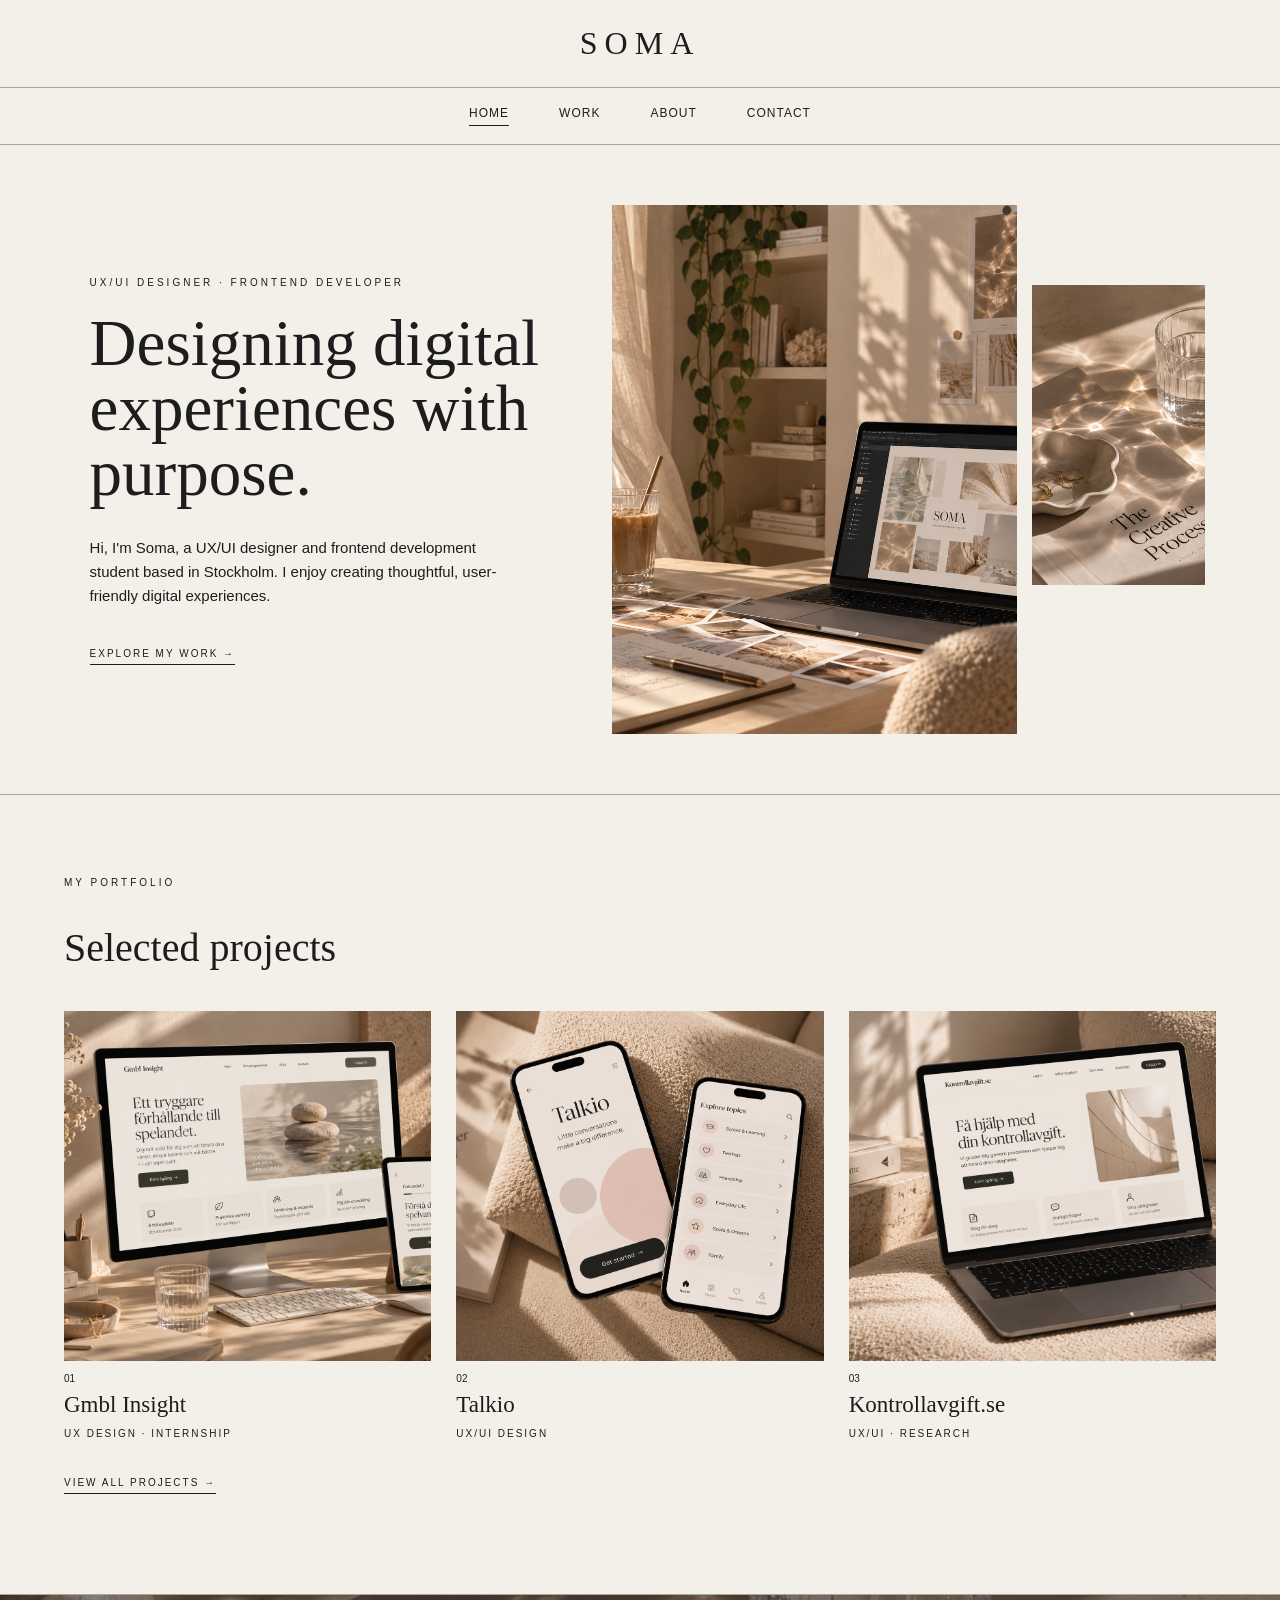
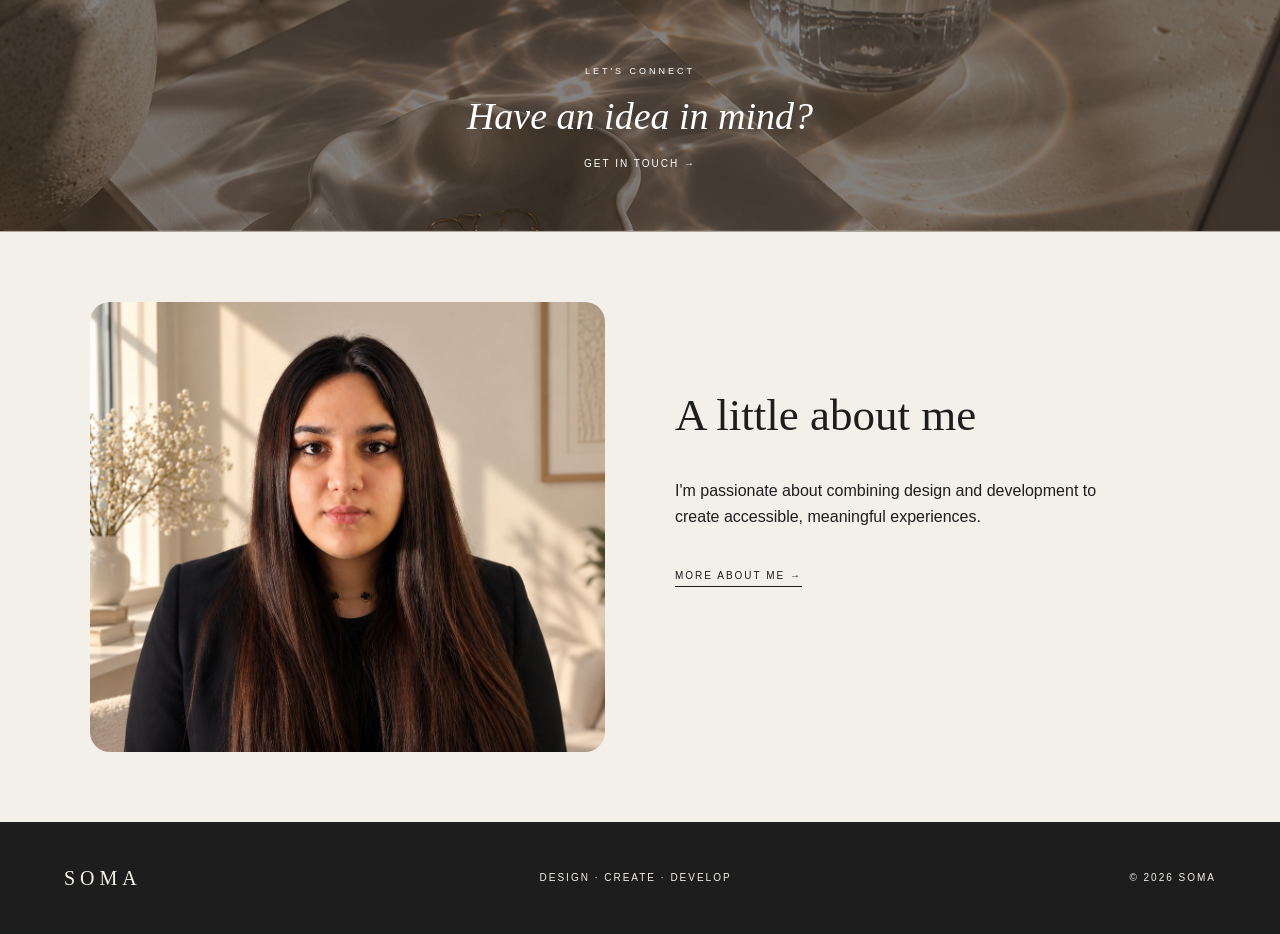
<file: index.html>
<!DOCTYPE html>
<html lang="en">
<head>
<meta charset="UTF-8">
<meta name="viewport" content="width=device-width, initial-scale=1.0">
<title>Home | Soma Sabah</title>
<link rel="stylesheet" href="styles/styles.css">
<link rel="stylesheet" href="styles/header.css">
<link rel="stylesheet" href="styles/footer.css">
<link rel="stylesheet" href="styles/home.css">
</head>
<body>
<header class="header"><h1 class="header__title">SOMA</h1></header>
<nav class="menu">
<div class="menu__item home__active"><a href="index.html">Home</a></div>
<div class="menu__item"><a href="html/work.html">Work</a></div>
<div class="menu__item"><a href="html/about.html">About</a></div>
<div class="menu__item"><a href="html/contact.html">Contact</a></div>
</nav>
<main class="main">
<section class="home">
<div class="home__text">
<p class="home__smalltitle">UX/UI DESIGNER · FRONTEND DEVELOPER</p>
<h2 class="home__title">Designing digital experiences with purpose.</h2>
<p class="home__description">Hi, I'm Soma, a UX/UI designer and frontend development student based in Stockholm. I enjoy creating thoughtful, user-friendly digital experiences.</p>
<a class="home__link" href="html/work.html">EXPLORE MY WORK →</a>
</div>
<div class="home__images">
<img class="home__bigimage" src="images/hero-main.png" alt="Creative design inspiration">
<img class="home__smallimage" src="images/hero-small.png" alt="Creative workspace">
</div>
</section>
<section class="selected">
<p class="selected__smalltitle">MY PORTFOLIO</p>
<h2 class="selected__title">Selected projects</h2>
<div class="selected__projects">
<a class="project" href="html/gmbl.html"><img src="images/gmbl.png" alt="Gmbl Insight project"><p class="project__number">01</p><h3 class="project__title">Gmbl Insight</h3><p class="project__text">UX DESIGN · INTERNSHIP</p></a>
<a class="project" href="html/talkio.html"><img src="images/talkio.jpg" alt="Talkio project"><p class="project__number">02</p><h3 class="project__title">Talkio</h3><p class="project__text">UX/UI DESIGN</p></a>
<a class="project" href="html/kontrollavgift.html"><img src="images/kontrollavgift.png" alt="Kontrollavgift project"><p class="project__number">03</p><h3 class="project__title">Kontrollavgift.se</h3><p class="project__text">UX/UI · RESEARCH</p></a>
</div>
<a class="home__link" href="html/work.html">VIEW ALL PROJECTS →</a>
</section>
<section class="home__contact">
<p class="home__contactsmall">LET'S CONNECT</p>
<h2>Have an idea in mind?</h2>
<a href="html/contact.html">GET IN TOUCH →</a>
</section>
<section class="home__about">
<div class="home__aboutimage"><img src="images/me.jpg" alt="Portrait of Soma"></div>
<div class="home__abouttext"><h2>A little about me</h2><p>I'm passionate about combining design and development to create accessible, meaningful experiences.</p><a class="home__link" href="html/about.html">MORE ABOUT ME →</a></div>
</section>
</main>
<footer class="footer"><p class="footer__title">SOMA</p><p class="footer__text">DESIGN · CREATE · DEVELOP</p><p class="footer__text">&copy; 2026 SOMA</p></footer>
</body>
</html>
</file>
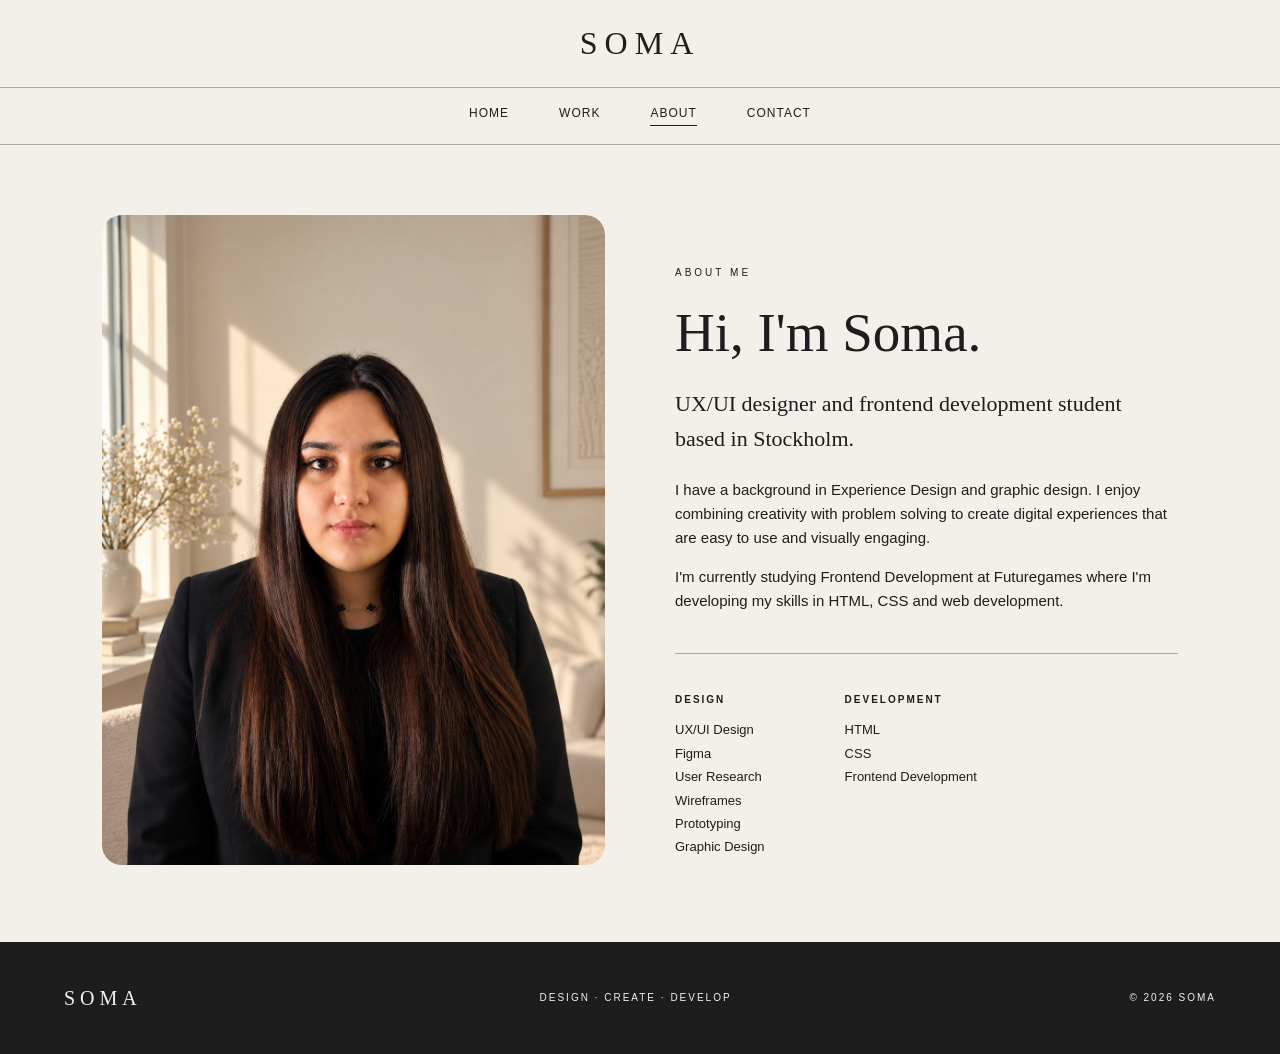
<file: Html/about.html>
<!DOCTYPE html>
<html lang="en">

<head>
    <meta charset="UTF-8">
    <meta name="viewport" content="width=device-width, initial-scale=1.0">

    <title>About | Soma</title>

    <link rel="stylesheet" href="../styles/styles.css">
    <link rel="stylesheet" href="../styles/header.css">
    <link rel="stylesheet" href="../styles/footer.css">
    <link rel="stylesheet" href="../styles/about.css">
</head>

<body>

    <header class="header">

        <h1 class="header__title">
            SOMA
        </h1>

    </header>

    <nav class="menu">

        <div class="menu__item">
            <a href="../index.html">Home</a>
        </div>

        <div class="menu__item">
            <a href="work.html">Work</a>
        </div>

        <div class="menu__item about__active">
            <a href="about.html">About</a>
        </div>

        <div class="menu__item">
            <a href="contact.html">Contact</a>
        </div>

    </nav>

    <main class="main">

        <section class="about">

            <div class="about__image">

                <img
                    src="../images/me.jpg"
                    alt="Portrait of Soma">

            </div>

            <div class="about__text">

                <p class="about__smalltitle">
                    ABOUT ME
                </p>

                <h2 class="about__title">
                    Hi, I'm Soma.
                </h2>

                <p class="about__bigtext">
                    UX/UI designer and frontend development
                    student based in Stockholm.
                </p>

                <p class="about__description">
                    I have a background in Experience Design
                    and graphic design. I enjoy combining
                    creativity with problem solving to create
                    digital experiences that are easy to use
                    and visually engaging.
                </p>

                <p class="about__description">
                    I'm currently studying Frontend Development
                    at Futuregames where I'm developing my
                    skills in HTML, CSS and web development.
                </p>

                <div class="about__skills">

                    <div class="about__skill">

                        <h3>
                            DESIGN
                        </h3>

                        <p>
                            UX/UI Design<br>
                            Figma<br>
                            User Research<br>
                            Wireframes<br>
                            Prototyping<br>
                            Graphic Design
                        </p>

                    </div>

                    <div class="about__skill">

                        <h3>
                            DEVELOPMENT
                        </h3>

                        <p>
                            HTML<br>
                            CSS<br>
                            Frontend Development
                        </p>

                    </div>

                </div>

            </div>

        </section>

    </main>

    <footer class="footer">

        <p class="footer__title">
            SOMA
        </p>

        <p class="footer__text">
            DESIGN · CREATE · DEVELOP
        </p>

        <p class="footer__text">
            &copy; 2026 SOMA
        </p>

    </footer>

</body>

</html>
</file>
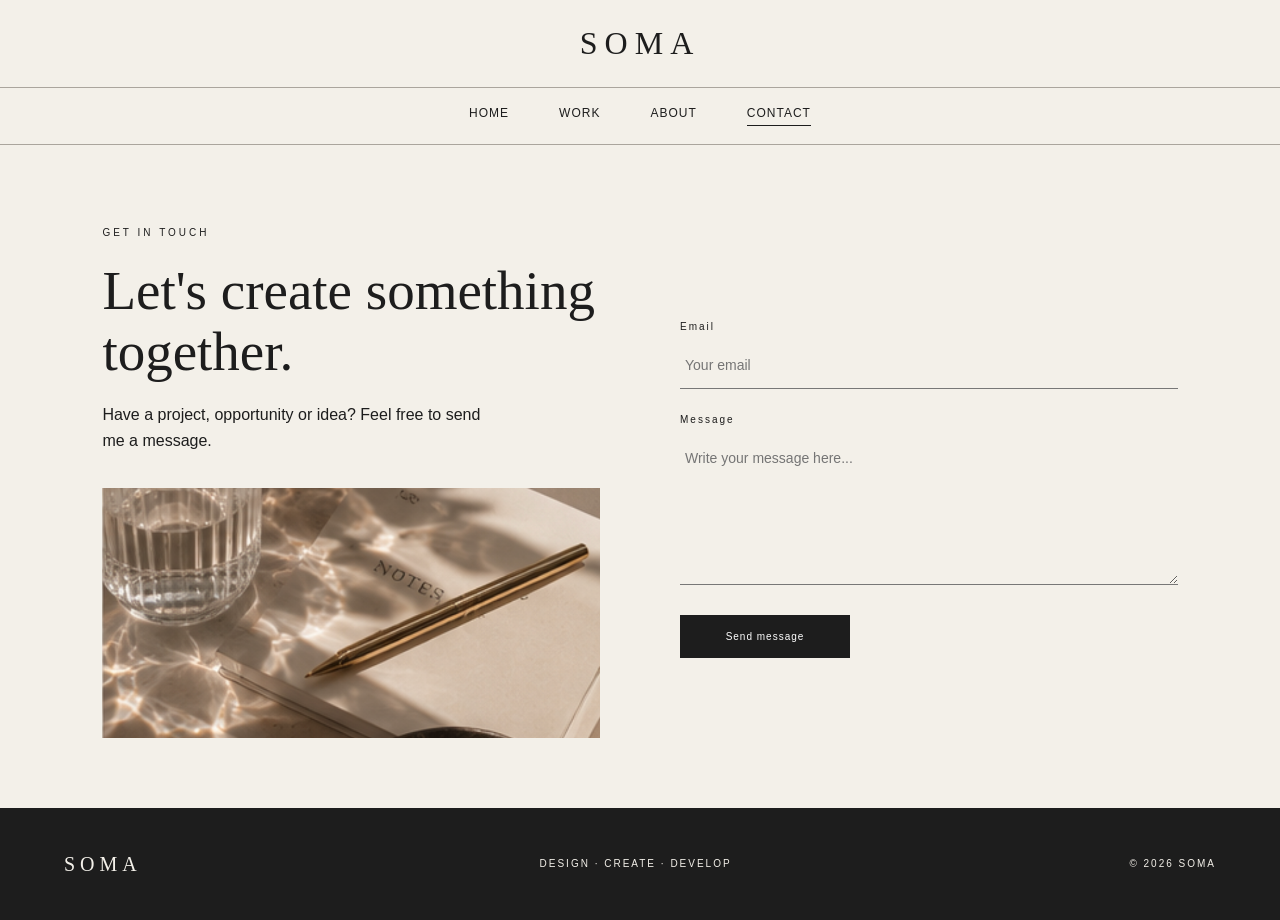
<file: Html/contact.html>
<!DOCTYPE html>
<html lang="en">

<head>
    <meta charset="UTF-8">
    <meta name="viewport" content="width=device-width, initial-scale=1.0">

    <title>Contact | Soma</title>

    <link rel="stylesheet" href="../styles/styles.css">
    <link rel="stylesheet" href="../styles/header.css">
    <link rel="stylesheet" href="../styles/footer.css">
    <link rel="stylesheet" href="../styles/contact.css">
</head>

<body>

    <header class="header">

        <h1 class="header__title">
            SOMA
        </h1>

    </header>

    <nav class="menu">

        <div class="menu__item">
            <a href="../index.html">Home</a>
        </div>

        <div class="menu__item">
            <a href="work.html">Work</a>
        </div>

        <div class="menu__item">
            <a href="about.html">About</a>
        </div>

        <div class="menu__item contact__active">
            <a href="contact.html">Contact</a>
        </div>

    </nav>

    <main class="main">

        <section class="contact">

            <div class="contact__text">

                <p class="contact__smalltitle">
                    GET IN TOUCH
                </p>

                <h2 class="contact__title">
                    Let's create something together.
                </h2>

                <p class="contact__description">
                    Have a project, opportunity or idea?
                    Feel free to send me a message.
                </p>

                <img
                    src="../images/contact.png"
                    alt="Creative workspace">

            </div>

            <form
                class="contact__form"
                action="mailto:Soma.sabahs@email.com"
                method="post"
                enctype="text/plain">

                <label for="email">
                    Email
                </label>

                <input
                    type="email"
                    id="email"
                    name="Email"
                    placeholder="Your email"
                    required>

                <label for="message">
                    Message
                </label>

                <textarea
                    id="message"
                    name="Message"
                    placeholder="Write your message here..."
                    required></textarea>

                <button type="submit">
                    Send message
                </button>

            </form>

        </section>

    </main>

    <footer class="footer">

        <p class="footer__title">
            SOMA
        </p>

        <p class="footer__text">
            DESIGN · CREATE · DEVELOP
        </p>

        <p class="footer__text">
            &copy; 2026 SOMA
        </p>

    </footer>

</body>

</html>
</file>
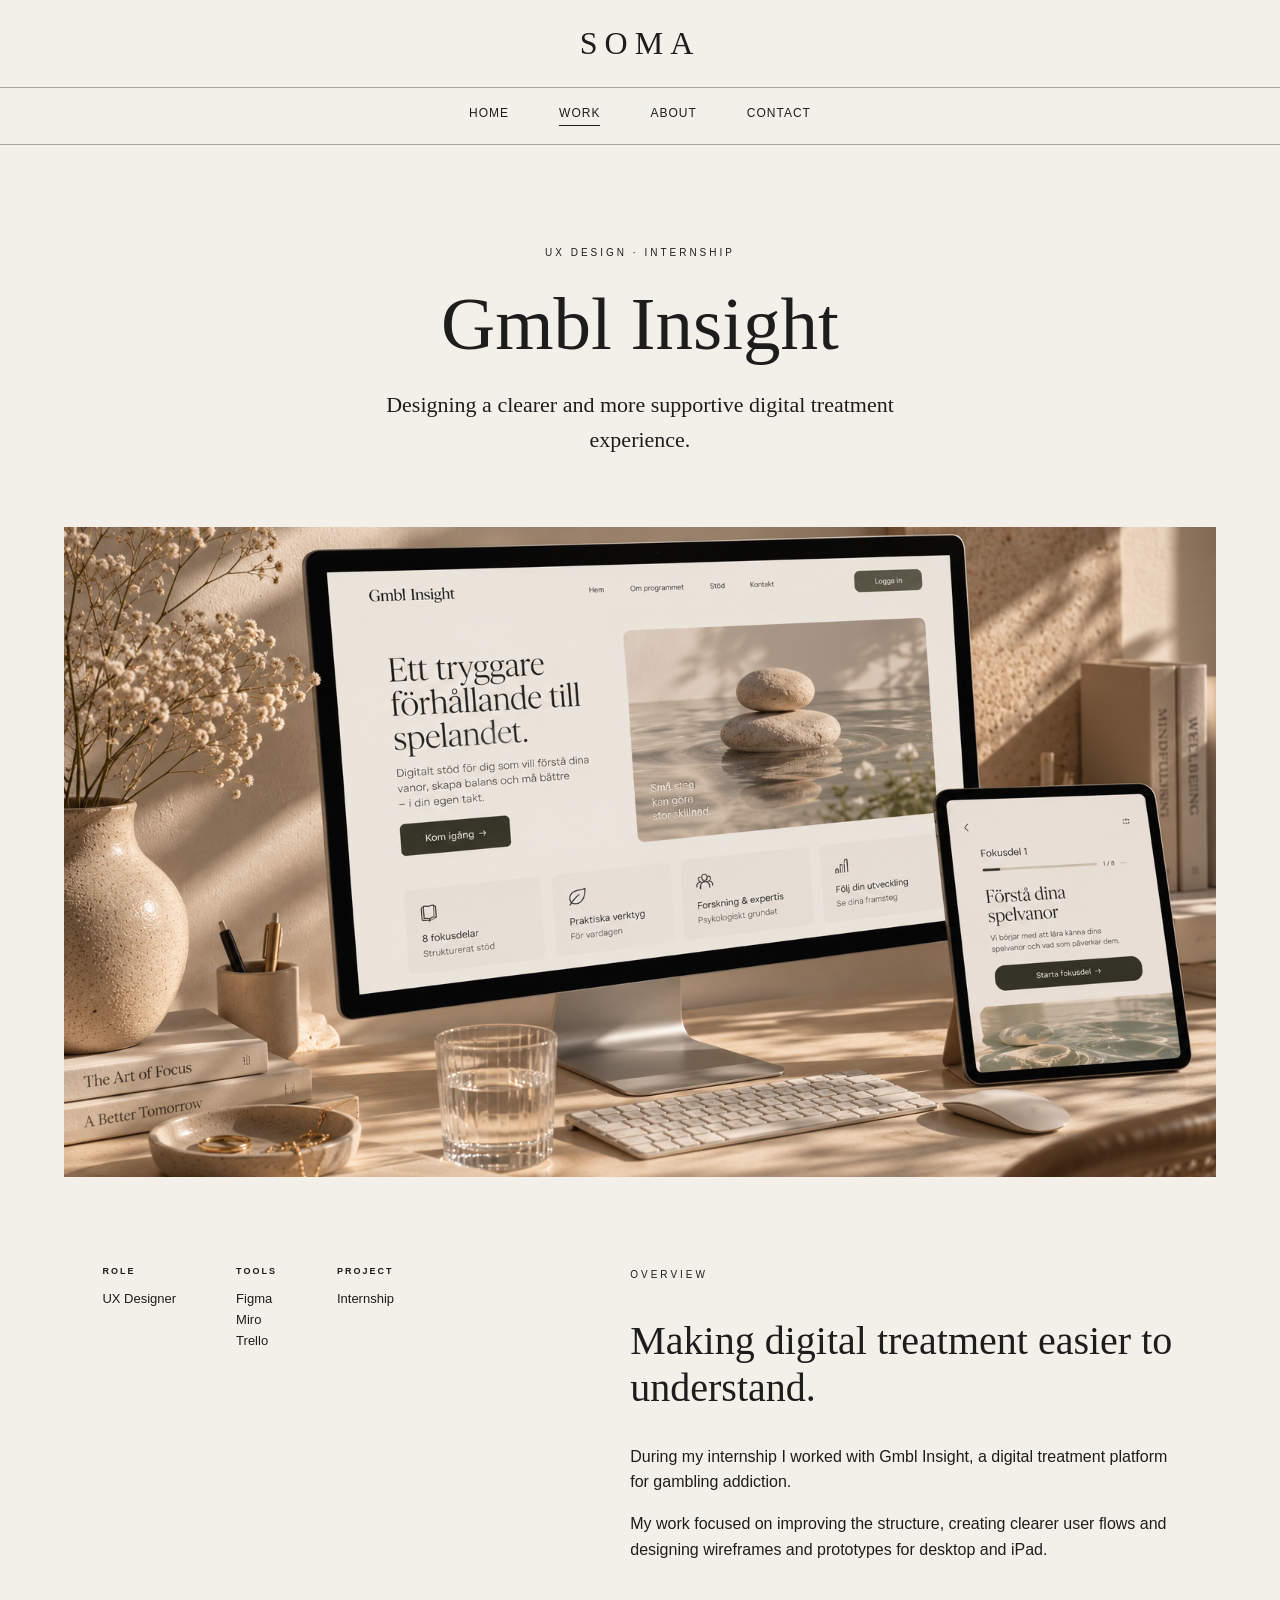
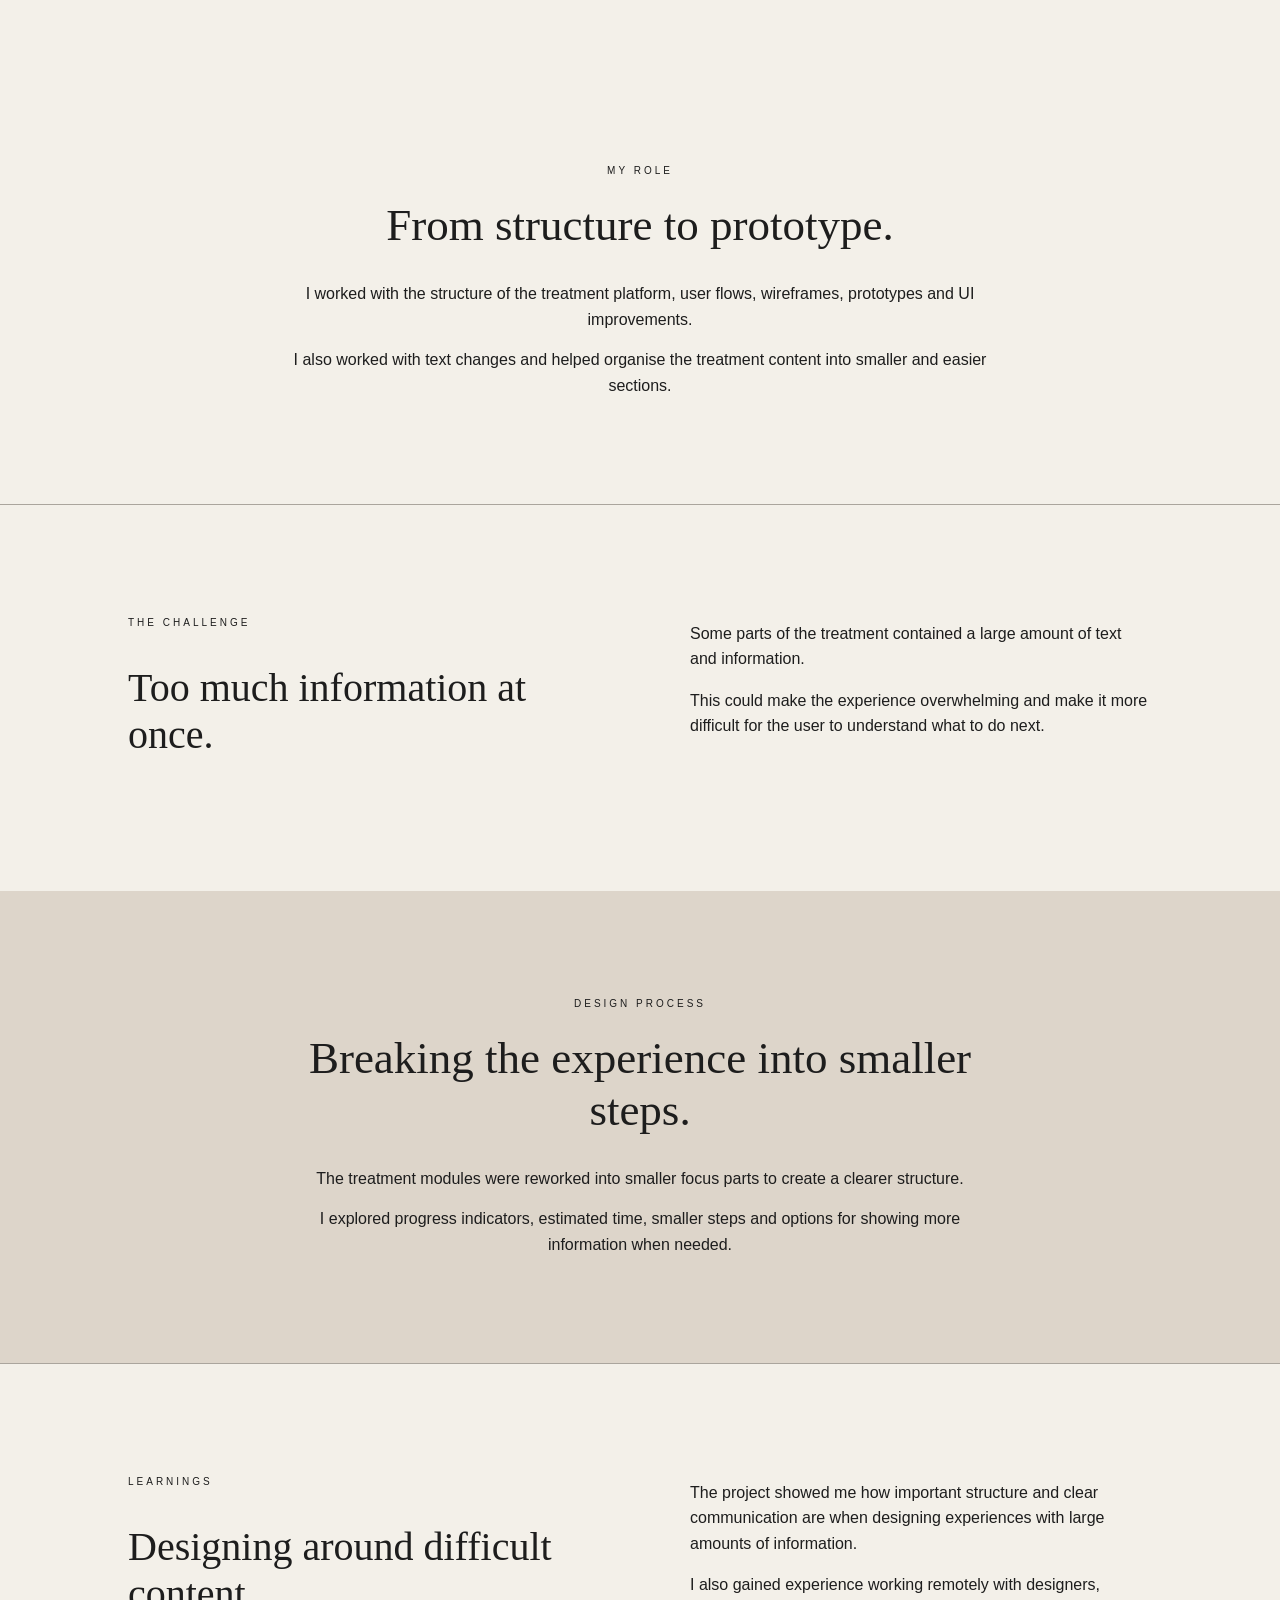
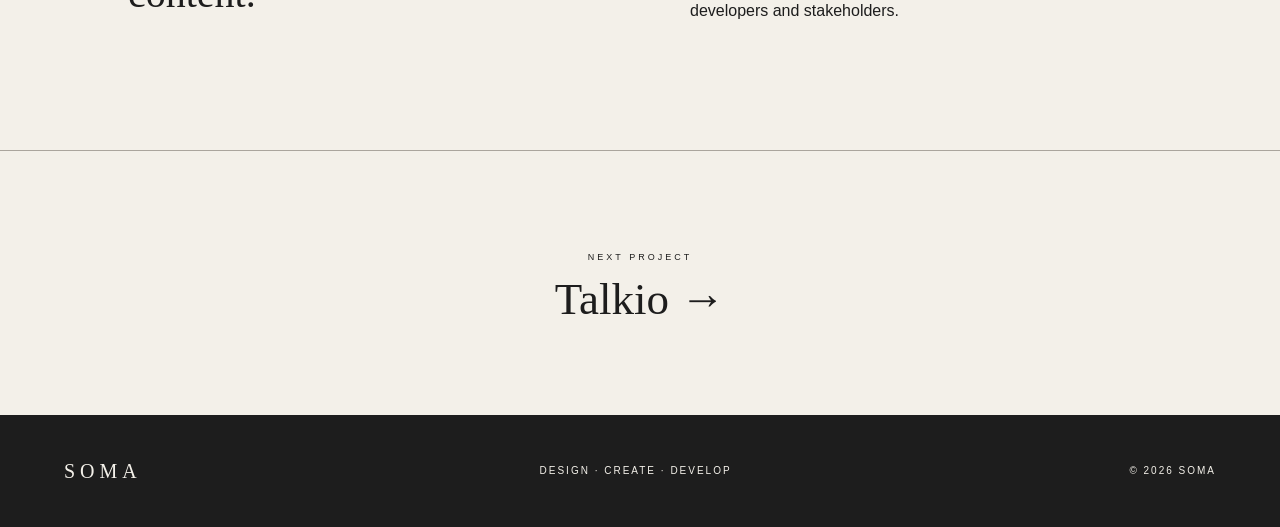
<file: Html/gmbl.html>
<!DOCTYPE html>
<html lang="en">

<head>
    <meta charset="UTF-8">
    <meta name="viewport" content="width=device-width, initial-scale=1.0">

    <title>Gmbl Insight | Soma</title>

    <link rel="stylesheet" href="../styles/styles.css">
    <link rel="stylesheet" href="../styles/header.css">
    <link rel="stylesheet" href="../styles/footer.css">
    <link rel="stylesheet" href="../styles/project.css">
</head>

<body>

    <header class="header">

        <h1 class="header__title">
            SOMA
        </h1>

    </header>

    <nav class="menu">

        <div class="menu__item">
            <a href="../index.html">Home</a>
        </div>

        <div class="menu__item work__active">
            <a href="work.html">Work</a>
        </div>

        <div class="menu__item">
            <a href="about.html">About</a>
        </div>

        <div class="menu__item">
            <a href="contact.html">Contact</a>
        </div>

    </nav>

    <main>

        <section class="project__intro">

            <p class="project__smalltitle">
                UX DESIGN · INTERNSHIP
            </p>

            <h2 class="project__mainTitle">
                Gmbl Insight
            </h2>

            <p class="project__introText">
                Designing a clearer and more supportive
                digital treatment experience.
            </p>

        </section>

        <section class="project__hero">

            <img
                src="../images/gmbl.png"
                alt="Gmbl Insight project">

        </section>

        <section class="project__information">

            <div class="project__details">

                <div>

                    <h3>
                        ROLE
                    </h3>

                    <p>
                        UX Designer
                    </p>

                </div>

                <div>

                    <h3>
                        TOOLS
                    </h3>

                    <p>
                        Figma<br>
                        Miro<br>
                        Trello
                    </p>

                </div>

                <div>

                    <h3>
                        PROJECT
                    </h3>

                    <p>
                        Internship
                    </p>

                </div>

            </div>

            <div class="project__overview">

                <p class="project__smalltitle">
                    OVERVIEW
                </p>

                <h2>
                    Making digital treatment easier to understand.
                </h2>

                <p>
                    During my internship I worked with Gmbl Insight,
                    a digital treatment platform for gambling addiction.
                </p>

                <p>
                    My work focused on improving the structure,
                    creating clearer user flows and designing
                    wireframes and prototypes for desktop and iPad.
                </p>

            </div>

        </section>

        <section class="project__section">

            <p class="project__smalltitle">
                MY ROLE
            </p>

            <h2>
                From structure to prototype.
            </h2>

            <p>
                I worked with the structure of the treatment platform,
                user flows, wireframes, prototypes and UI improvements.
            </p>

            <p>
                I also worked with text changes and helped organise
                the treatment content into smaller and easier sections.
            </p>

        </section>

        <section class="project__twocolumn">

            <div>

                <p class="project__smalltitle">
                    THE CHALLENGE
                </p>

                <h2>
                    Too much information at once.
                </h2>

            </div>

            <div>

                <p>
                    Some parts of the treatment contained a large
                    amount of text and information.
                </p>

                <p>
                    This could make the experience overwhelming
                    and make it more difficult for the user to
                    understand what to do next.
                </p>

            </div>

        </section>

        <section class="project__section project__beige">

            <p class="project__smalltitle">
                DESIGN PROCESS
            </p>

            <h2>
                Breaking the experience into smaller steps.
            </h2>

            <p>
                The treatment modules were reworked into smaller
                focus parts to create a clearer structure.
            </p>

            <p>
                I explored progress indicators, estimated time,
                smaller steps and options for showing more
                information when needed.
            </p>

        </section>

        <section class="project__twocolumn">

            <div>

                <p class="project__smalltitle">
                    LEARNINGS
                </p>

                <h2>
                    Designing around difficult content.
                </h2>

            </div>

            <div>

                <p>
                    The project showed me how important structure
                    and clear communication are when designing
                    experiences with large amounts of information.
                </p>

                <p>
                    I also gained experience working remotely
                    with designers, developers and stakeholders.
                </p>

            </div>

        </section>

        <section class="project__next">

            <p>
                NEXT PROJECT
            </p>

            <a href="talkio.html">
                Talkio →
            </a>

        </section>

    </main>

    <footer class="footer">

        <p class="footer__title">
            SOMA
        </p>

        <p class="footer__text">
            DESIGN · CREATE · DEVELOP
        </p>

        <p class="footer__text">
            &copy; 2026 SOMA
        </p>

    </footer>

</body>

</html>
</file>
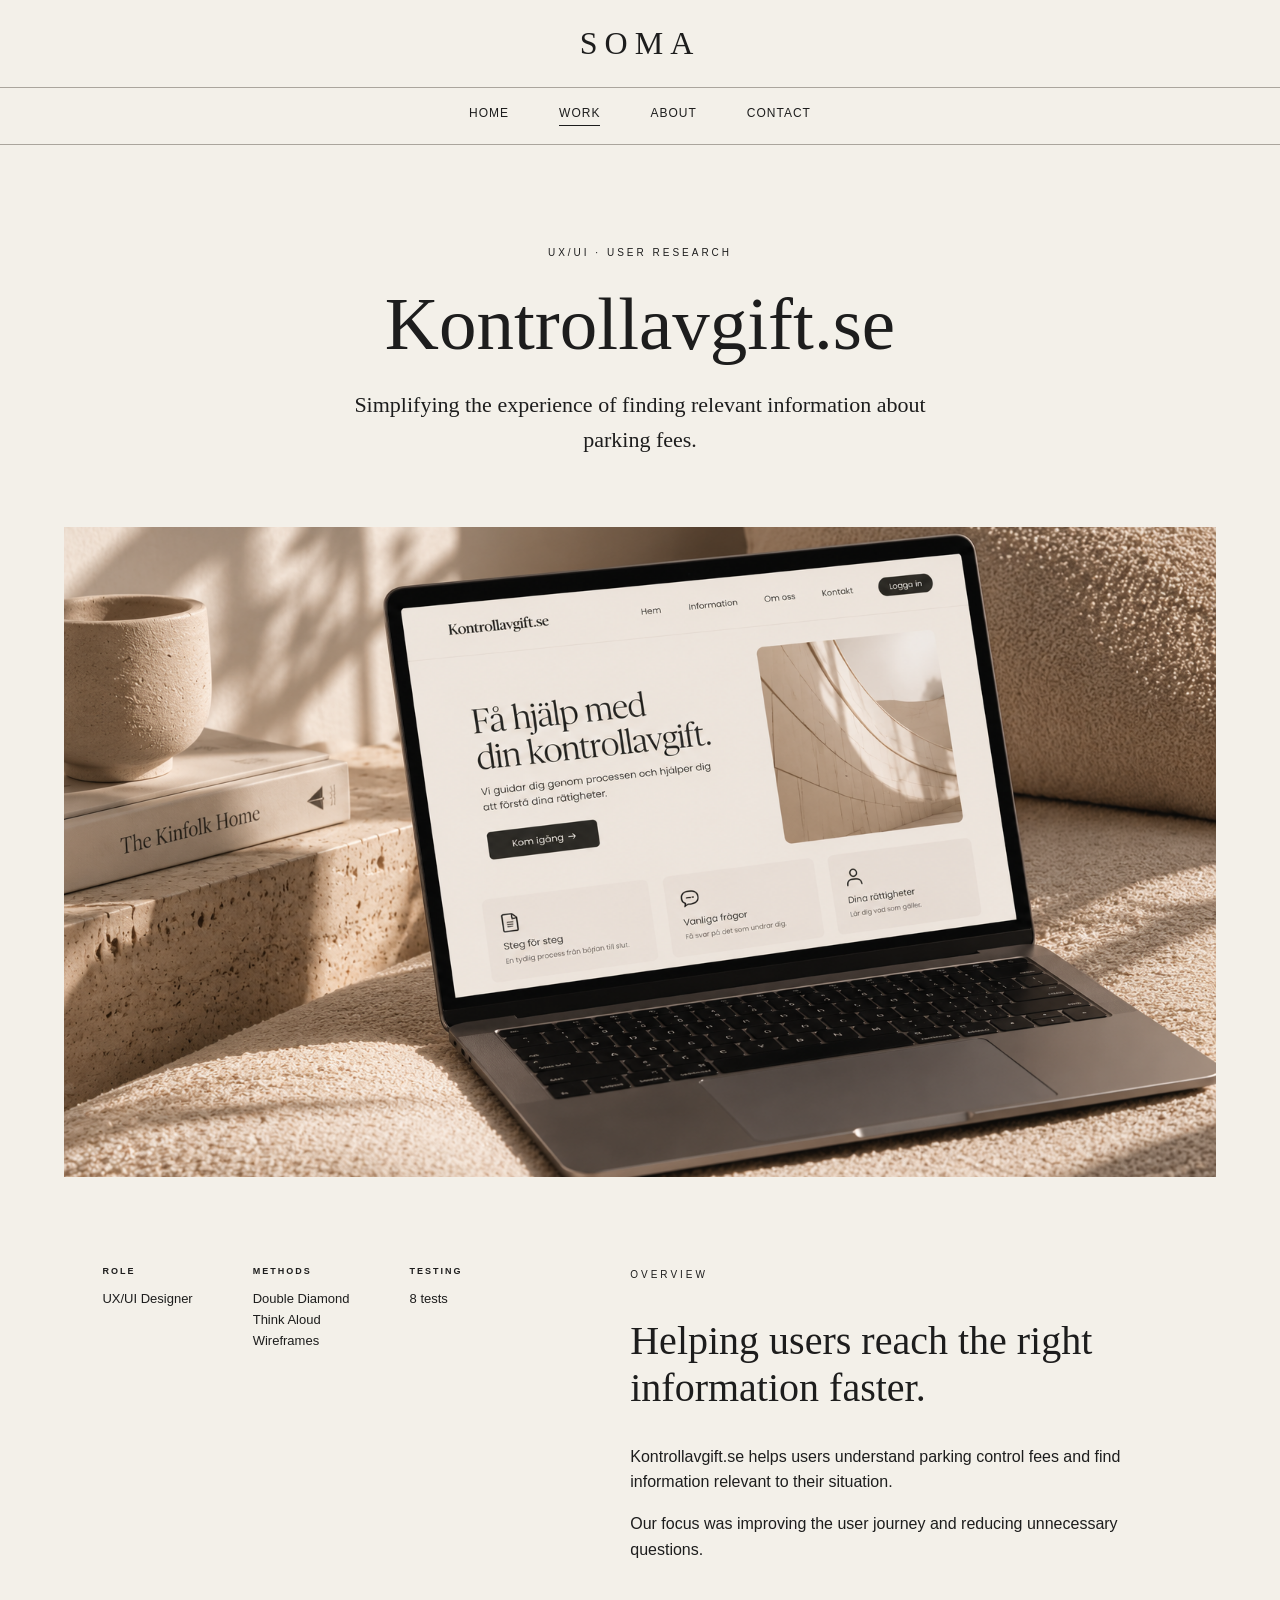
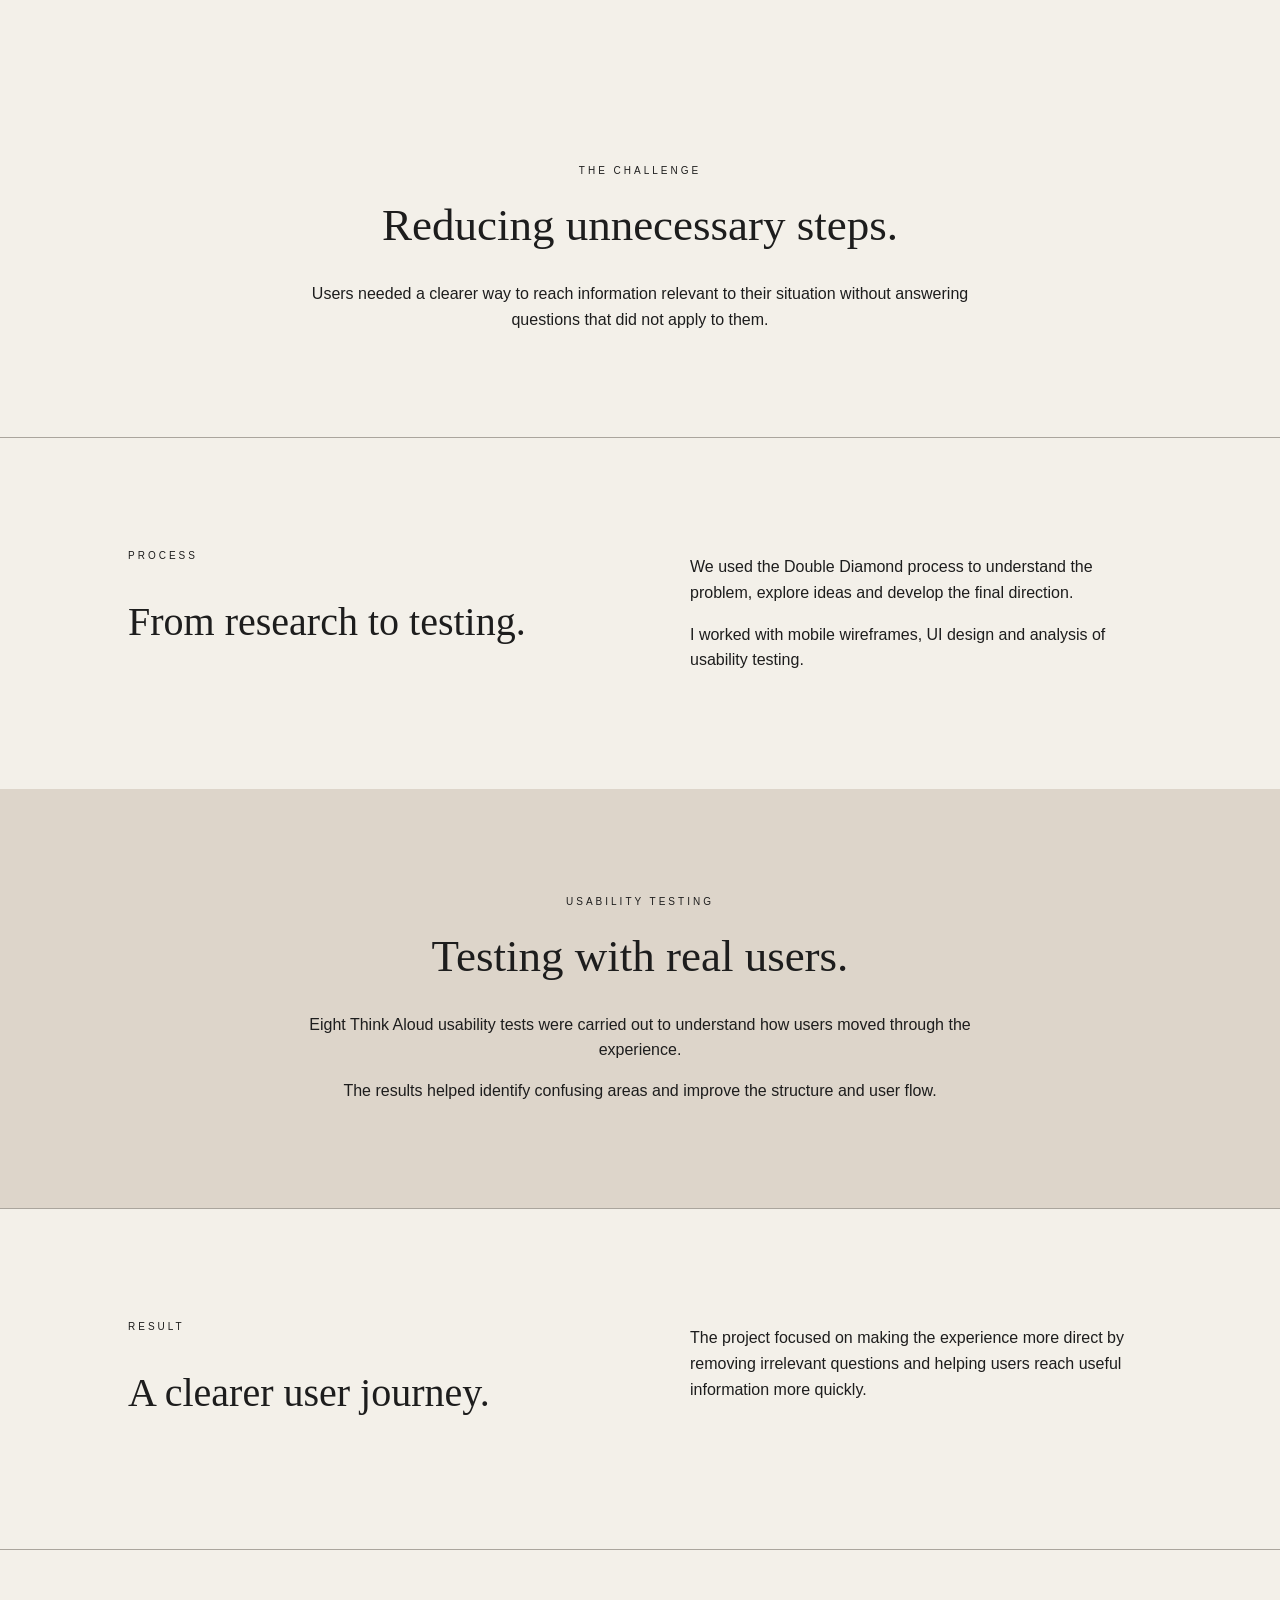
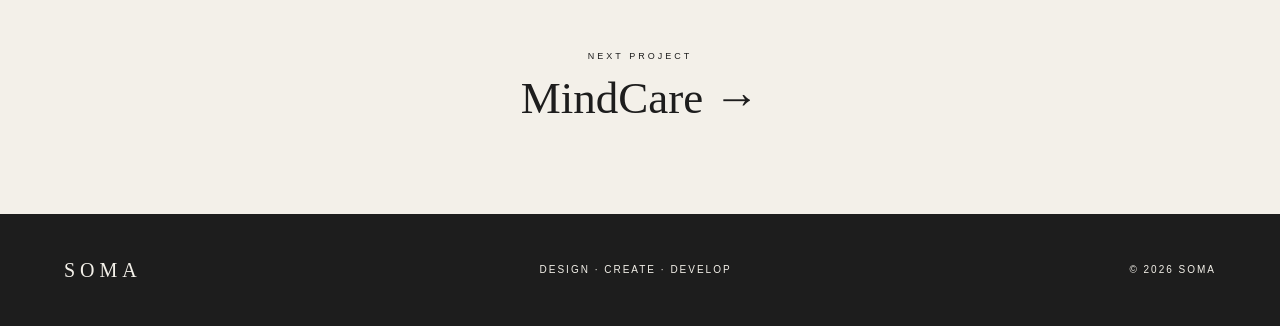
<file: Html/kontrollavgift.html>
<!DOCTYPE html>
<html lang="en">

<head>
    <meta charset="UTF-8">
    <meta name="viewport" content="width=device-width, initial-scale=1.0">

    <title>Kontrollavgift | Soma</title>

    <link rel="stylesheet" href="../styles/styles.css">
    <link rel="stylesheet" href="../styles/header.css">
    <link rel="stylesheet" href="../styles/footer.css">
    <link rel="stylesheet" href="../styles/project.css">
</head>

<body>

    <header class="header">

        <h1 class="header__title">
            SOMA
        </h1>

    </header>

    <nav class="menu">

        <div class="menu__item">
            <a href="../index.html">Home</a>
        </div>

        <div class="menu__item work__active">
            <a href="work.html">Work</a>
        </div>

        <div class="menu__item">
            <a href="about.html">About</a>
        </div>

        <div class="menu__item">
            <a href="contact.html">Contact</a>
        </div>

    </nav>

    <main>

        <section class="project__intro">

            <p class="project__smalltitle">
                UX/UI · USER RESEARCH
            </p>

            <h2 class="project__mainTitle">
                Kontrollavgift.se
            </h2>

            <p class="project__introText">
                Simplifying the experience of finding
                relevant information about parking fees.
            </p>

        </section>

        <section class="project__hero">

            <img
                src="../images/kontrollavgift.png"
                alt="Kontrollavgift project">

        </section>

        <section class="project__information">

            <div class="project__details">

                <div>

                    <h3>
                        ROLE
                    </h3>

                    <p>
                        UX/UI Designer
                    </p>

                </div>

                <div>

                    <h3>
                        METHODS
                    </h3>

                    <p>
                        Double Diamond<br>
                        Think Aloud<br>
                        Wireframes
                    </p>

                </div>

                <div>

                    <h3>
                        TESTING
                    </h3>

                    <p>
                        8 tests
                    </p>

                </div>

            </div>

            <div class="project__overview">

                <p class="project__smalltitle">
                    OVERVIEW
                </p>

                <h2>
                    Helping users reach the right information faster.
                </h2>

                <p>
                    Kontrollavgift.se helps users understand
                    parking control fees and find information
                    relevant to their situation.
                </p>

                <p>
                    Our focus was improving the user journey
                    and reducing unnecessary questions.
                </p>

            </div>

        </section>

        <section class="project__section">

            <p class="project__smalltitle">
                THE CHALLENGE
            </p>

            <h2>
                Reducing unnecessary steps.
            </h2>

            <p>
                Users needed a clearer way to reach information
                relevant to their situation without answering
                questions that did not apply to them.
            </p>

        </section>

        <section class="project__twocolumn">

            <div>

                <p class="project__smalltitle">
                    PROCESS
                </p>

                <h2>
                    From research to testing.
                </h2>

            </div>

            <div>

                <p>
                    We used the Double Diamond process to understand
                    the problem, explore ideas and develop the
                    final direction.
                </p>

                <p>
                    I worked with mobile wireframes, UI design
                    and analysis of usability testing.
                </p>

            </div>

        </section>

        <section class="project__section project__beige">

            <p class="project__smalltitle">
                USABILITY TESTING
            </p>

            <h2>
                Testing with real users.
            </h2>

            <p>
                Eight Think Aloud usability tests were carried
                out to understand how users moved through
                the experience.
            </p>

            <p>
                The results helped identify confusing areas
                and improve the structure and user flow.
            </p>

        </section>

        <section class="project__twocolumn">

            <div>

                <p class="project__smalltitle">
                    RESULT
                </p>

                <h2>
                    A clearer user journey.
                </h2>

            </div>

            <div>

                <p>
                    The project focused on making the experience
                    more direct by removing irrelevant questions
                    and helping users reach useful information
                    more quickly.
                </p>

            </div>

        </section>

        <section class="project__next">

            <p>
                NEXT PROJECT
            </p>

            <a href="mindcare.html">
                MindCare →
            </a>

        </section>

    </main>

    <footer class="footer">

        <p class="footer__title">
            SOMA
        </p>

        <p class="footer__text">
            DESIGN · CREATE · DEVELOP
        </p>

        <p class="footer__text">
            &copy; 2026 SOMA
        </p>

    </footer>

</body>

</html>
</file>
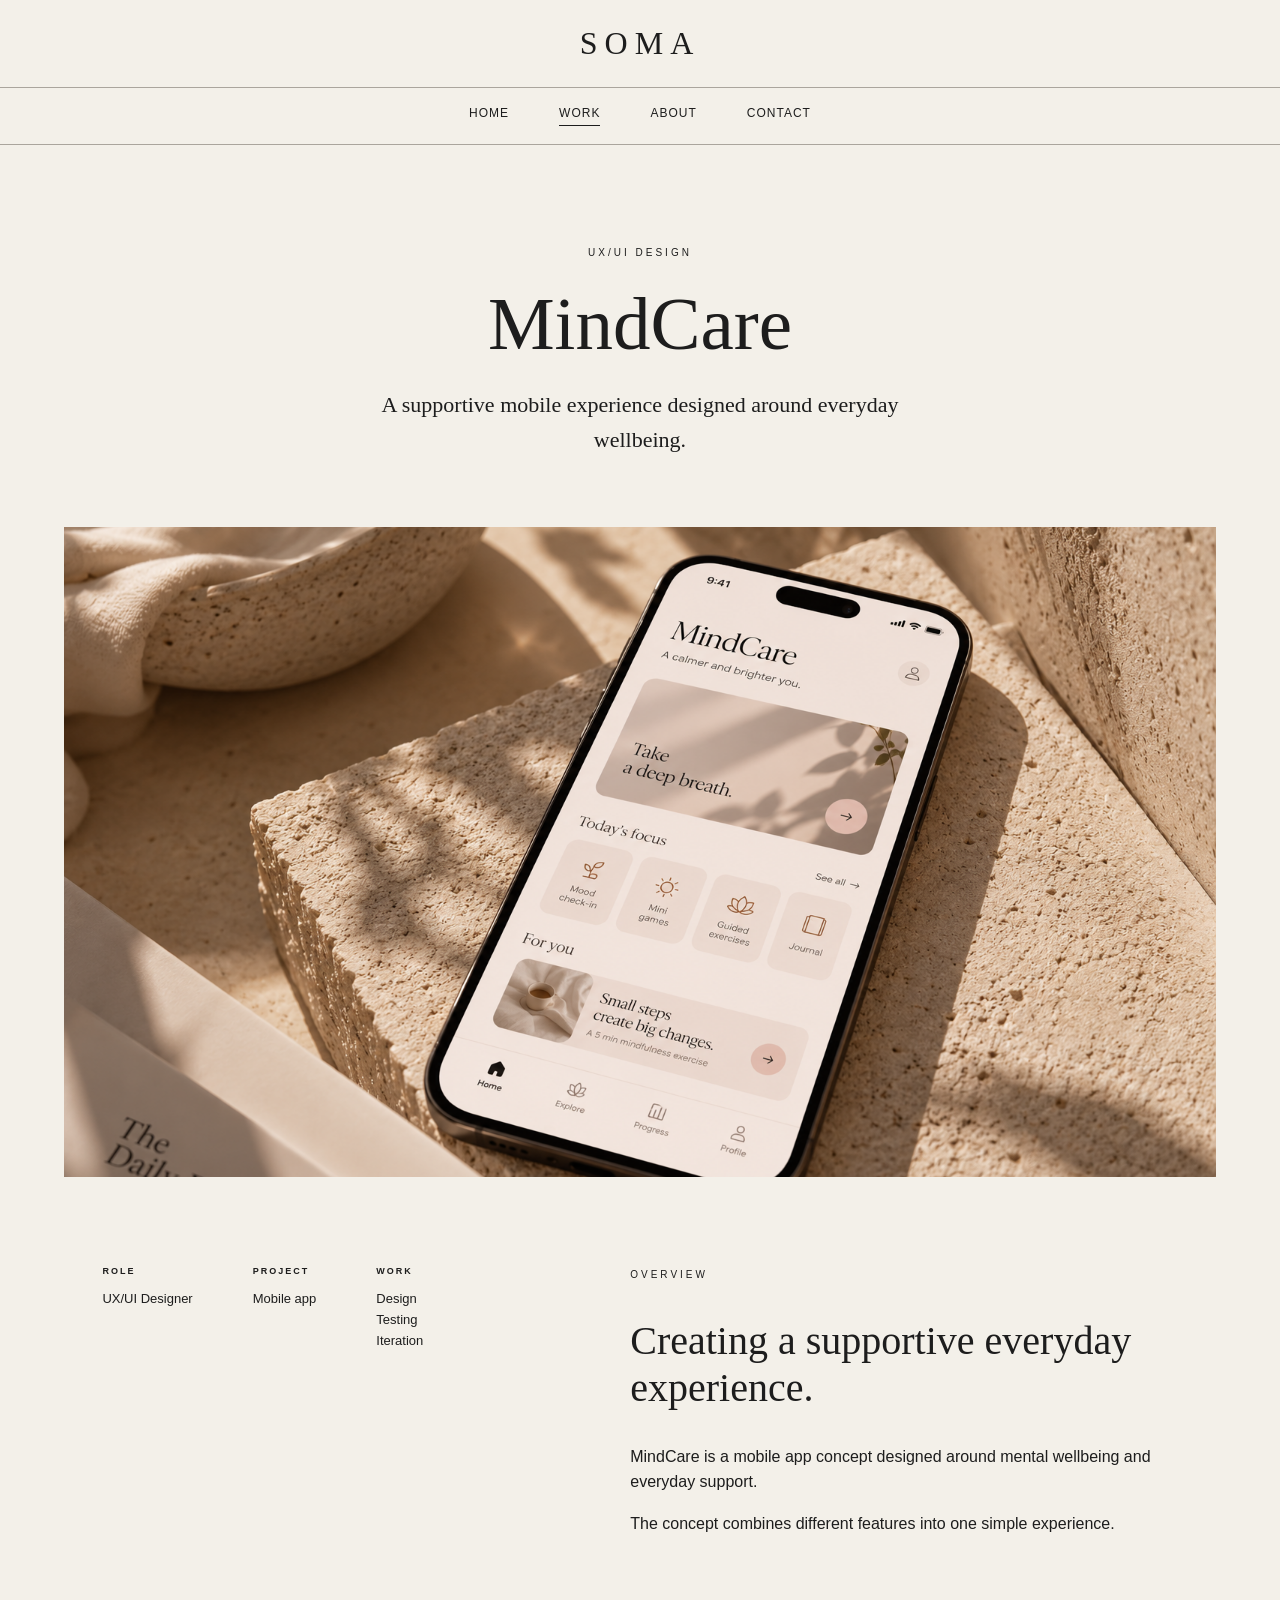
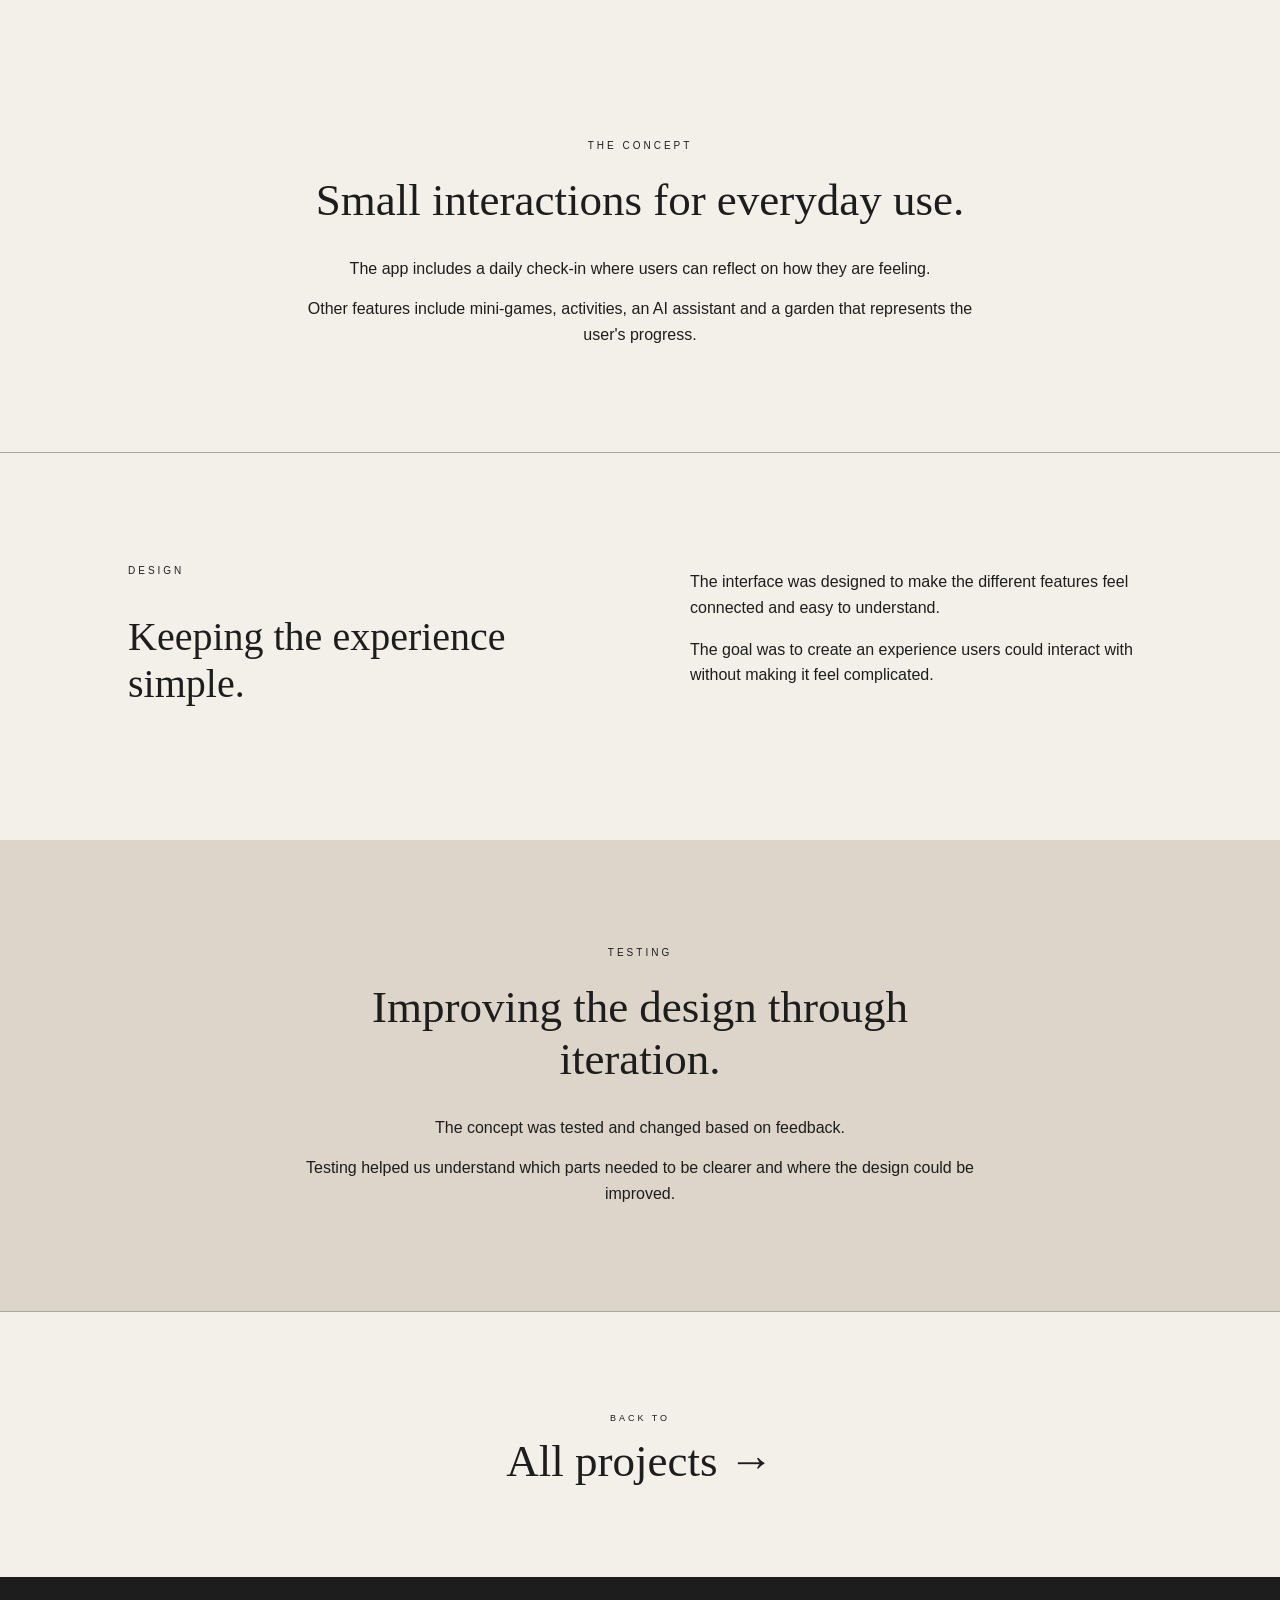
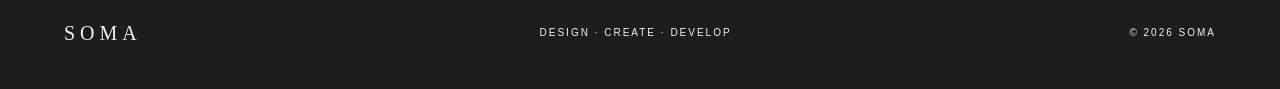
<file: Html/mindcare.html>
<!DOCTYPE html>
<html lang="en">

<head>
    <meta charset="UTF-8">
    <meta name="viewport" content="width=device-width, initial-scale=1.0">

    <title>MindCare | Soma</title>

    <link rel="stylesheet" href="../styles/styles.css">
    <link rel="stylesheet" href="../styles/header.css">
    <link rel="stylesheet" href="../styles/footer.css">
    <link rel="stylesheet" href="../styles/project.css">
</head>

<body>

    <header class="header">

        <h1 class="header__title">
            SOMA
        </h1>

    </header>

    <nav class="menu">

        <div class="menu__item">
            <a href="../index.html">Home</a>
        </div>

        <div class="menu__item work__active">
            <a href="work.html">Work</a>
        </div>

        <div class="menu__item">
            <a href="about.html">About</a>
        </div>

        <div class="menu__item">
            <a href="contact.html">Contact</a>
        </div>

    </nav>

    <main>

        <section class="project__intro">

            <p class="project__smalltitle">
                UX/UI DESIGN
            </p>

            <h2 class="project__mainTitle">
                MindCare
            </h2>

            <p class="project__introText">
                A supportive mobile experience designed
                around everyday wellbeing.
            </p>

        </section>

        <section class="project__hero">

            <img
                src="../images/mindcare.png"
                alt="MindCare project">

        </section>

        <section class="project__information">

            <div class="project__details">

                <div>

                    <h3>
                        ROLE
                    </h3>

                    <p>
                        UX/UI Designer
                    </p>

                </div>

                <div>

                    <h3>
                        PROJECT
                    </h3>

                    <p>
                        Mobile app
                    </p>

                </div>

                <div>

                    <h3>
                        WORK
                    </h3>

                    <p>
                        Design<br>
                        Testing<br>
                        Iteration
                    </p>

                </div>

            </div>

            <div class="project__overview">

                <p class="project__smalltitle">
                    OVERVIEW
                </p>

                <h2>
                    Creating a supportive everyday experience.
                </h2>

                <p>
                    MindCare is a mobile app concept designed
                    around mental wellbeing and everyday support.
                </p>

                <p>
                    The concept combines different features
                    into one simple experience.
                </p>

            </div>

        </section>

        <section class="project__section">

            <p class="project__smalltitle">
                THE CONCEPT
            </p>

            <h2>
                Small interactions for everyday use.
            </h2>

            <p>
                The app includes a daily check-in where users
                can reflect on how they are feeling.
            </p>

            <p>
                Other features include mini-games, activities,
                an AI assistant and a garden that represents
                the user's progress.
            </p>

        </section>

        <section class="project__twocolumn">

            <div>

                <p class="project__smalltitle">
                    DESIGN
                </p>

                <h2>
                    Keeping the experience simple.
                </h2>

            </div>

            <div>

                <p>
                    The interface was designed to make the
                    different features feel connected and
                    easy to understand.
                </p>

                <p>
                    The goal was to create an experience
                    users could interact with without making
                    it feel complicated.
                </p>

            </div>

        </section>

        <section class="project__section project__beige">

            <p class="project__smalltitle">
                TESTING
            </p>

            <h2>
                Improving the design through iteration.
            </h2>

            <p>
                The concept was tested and changed based
                on feedback.
            </p>

            <p>
                Testing helped us understand which parts
                needed to be clearer and where the design
                could be improved.
            </p>

        </section>

        <section class="project__next">

            <p>
                BACK TO
            </p>

            <a href="work.html">
                All projects →
            </a>

        </section>

    </main>

    <footer class="footer">

        <p class="footer__title">
            SOMA
        </p>

        <p class="footer__text">
            DESIGN · CREATE · DEVELOP
        </p>

        <p class="footer__text">
            &copy; 2026 SOMA
        </p>

    </footer>

</body>

</html>
</file>
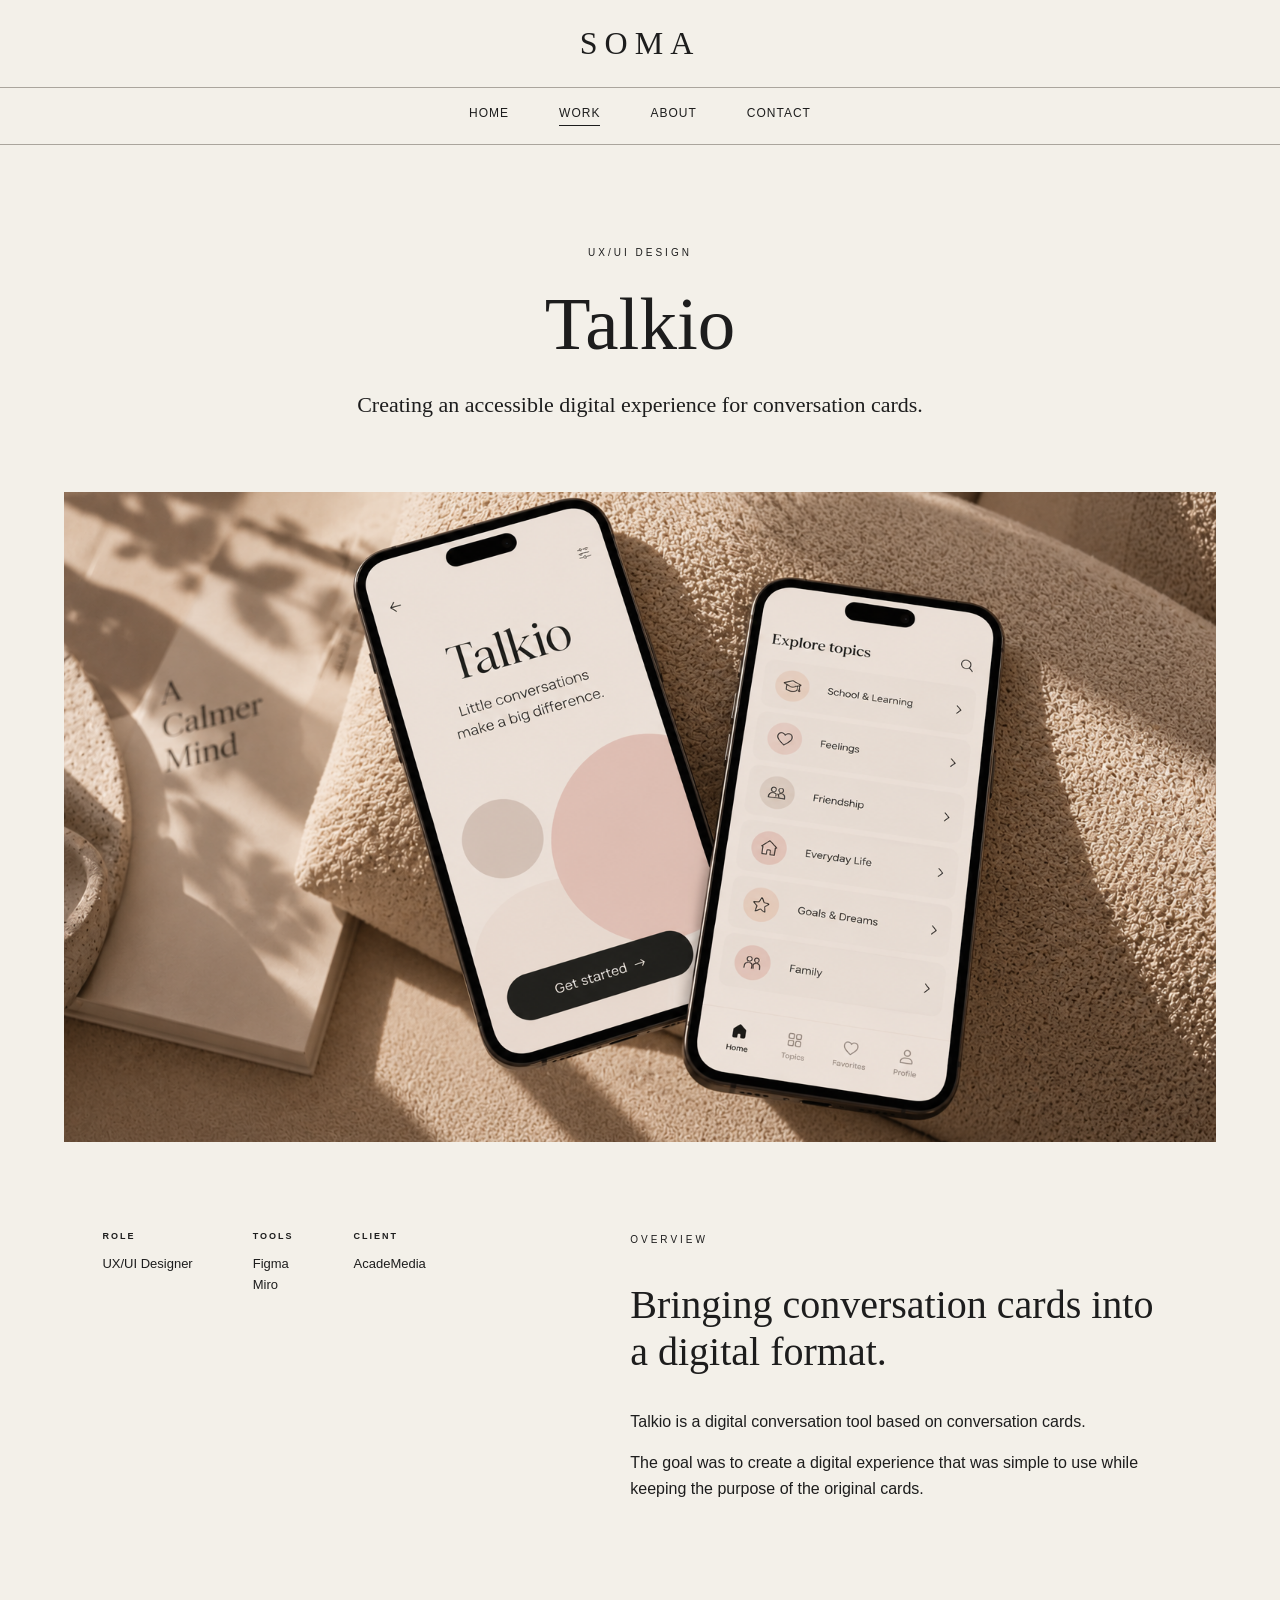
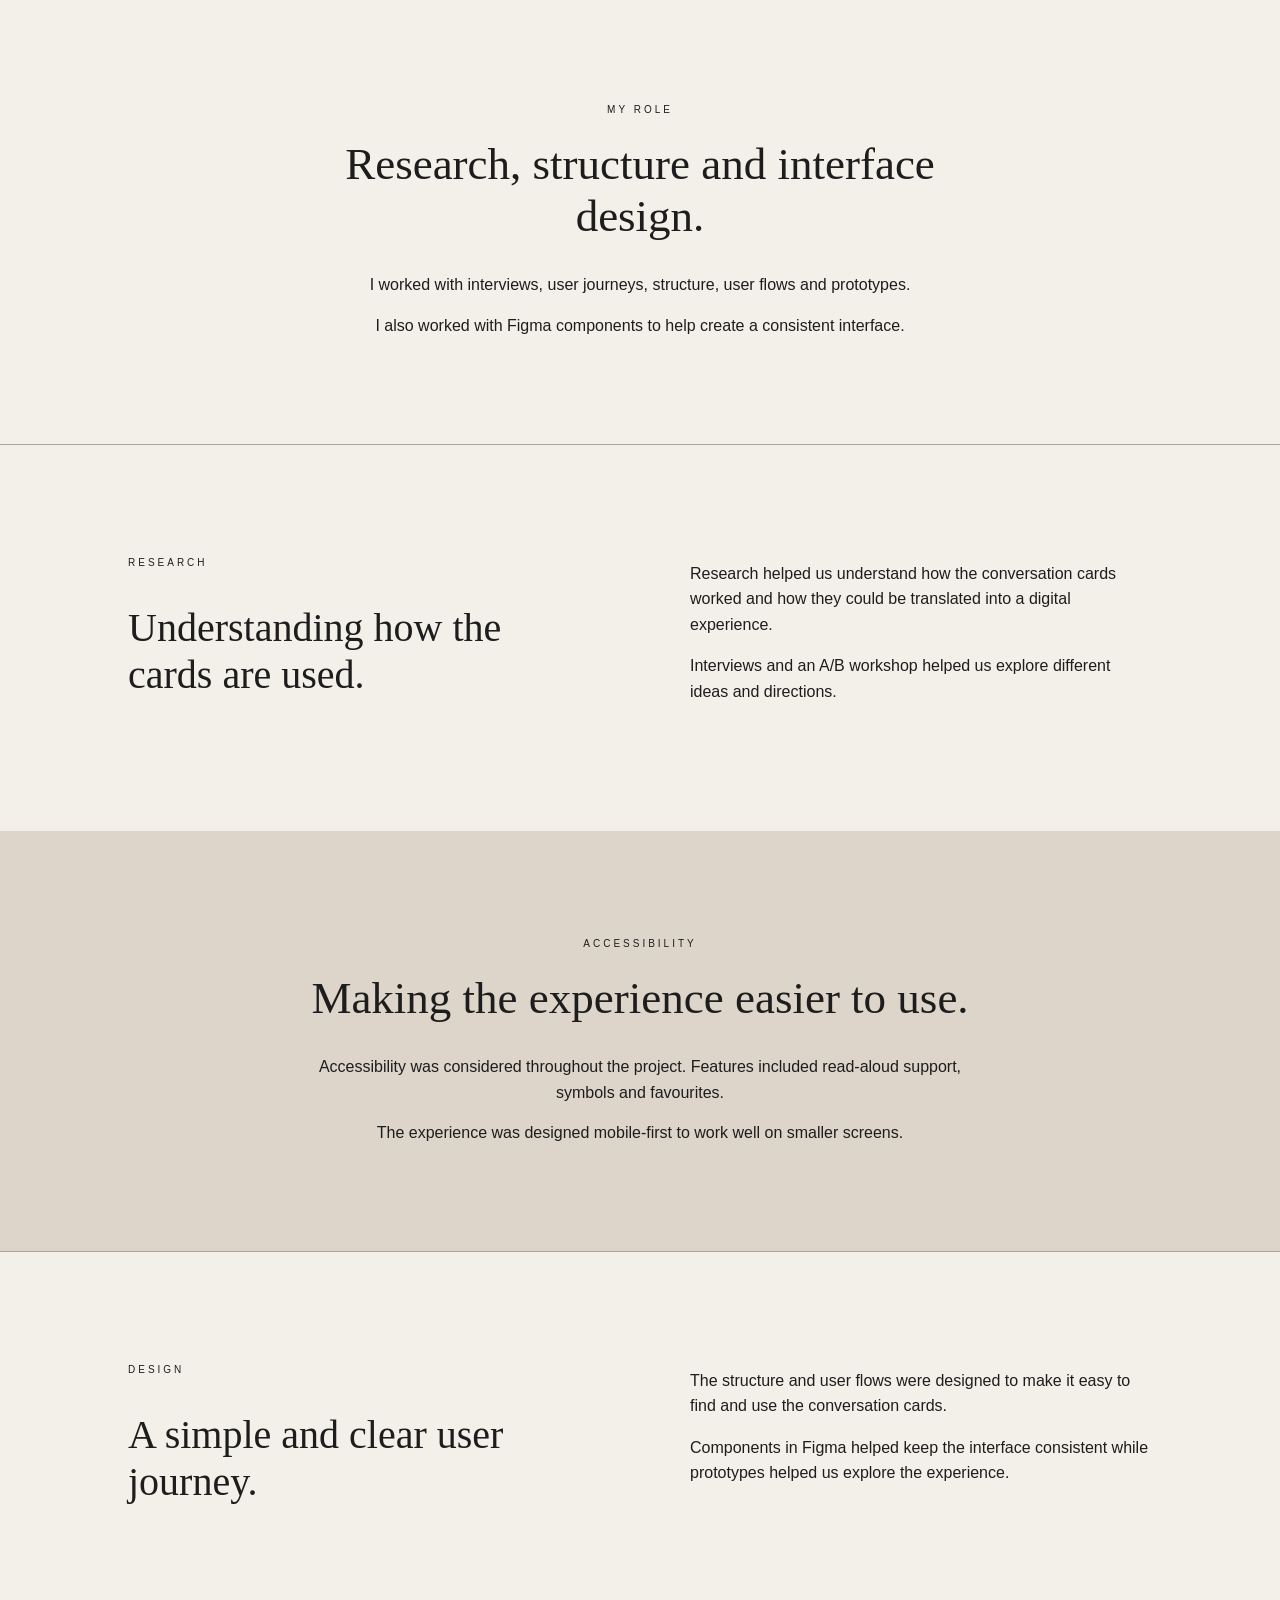
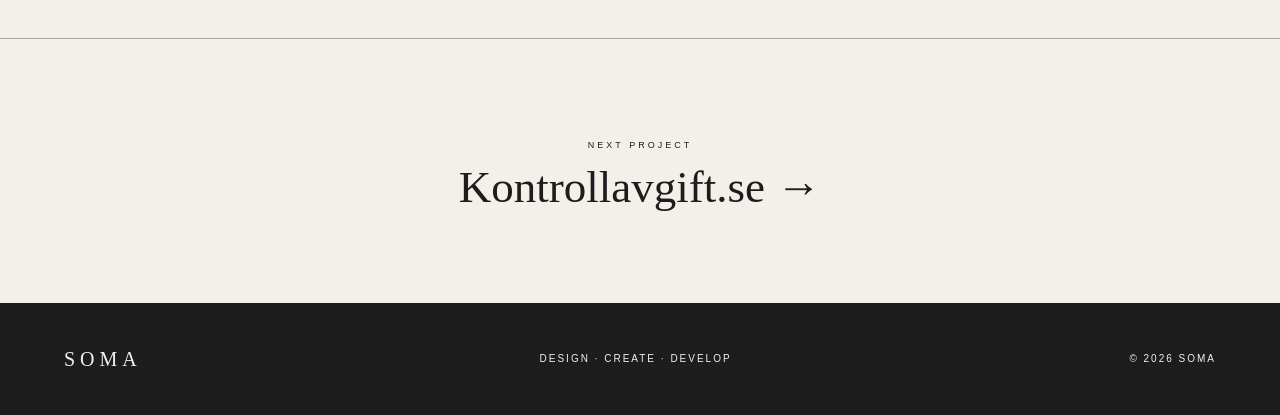
<file: Html/talkio.html>
<!DOCTYPE html>
<html lang="en">

<head>
    <meta charset="UTF-8">
    <meta name="viewport" content="width=device-width, initial-scale=1.0">

    <title>Talkio | Soma</title>

    <link rel="stylesheet" href="../styles/styles.css">
    <link rel="stylesheet" href="../styles/header.css">
    <link rel="stylesheet" href="../styles/footer.css">
    <link rel="stylesheet" href="../styles/project.css">
</head>

<body>

    <header class="header">

        <h1 class="header__title">
            SOMA
        </h1>

    </header>

    <nav class="menu">

        <div class="menu__item">
            <a href="../index.html">Home</a>
        </div>

        <div class="menu__item work__active">
            <a href="work.html">Work</a>
        </div>

        <div class="menu__item">
            <a href="about.html">About</a>
        </div>

        <div class="menu__item">
            <a href="contact.html">Contact</a>
        </div>

    </nav>

    <main>

        <section class="project__intro">

            <p class="project__smalltitle">
                UX/UI DESIGN
            </p>

            <h2 class="project__mainTitle">
                Talkio
            </h2>

            <p class="project__introText">
                Creating an accessible digital experience
                for conversation cards.
            </p>

        </section>

        <section class="project__hero">

            <img
                src="../images/talkio.jpg"
                alt="Talkio project">

        </section>

        <section class="project__information">

            <div class="project__details">

                <div>

                    <h3>
                        ROLE
                    </h3>

                    <p>
                        UX/UI Designer
                    </p>

                </div>

                <div>

                    <h3>
                        TOOLS
                    </h3>

                    <p>
                        Figma<br>
                        Miro
                    </p>

                </div>

                <div>

                    <h3>
                        CLIENT
                    </h3>

                    <p>
                        AcadeMedia
                    </p>

                </div>

            </div>

            <div class="project__overview">

                <p class="project__smalltitle">
                    OVERVIEW
                </p>

                <h2>
                    Bringing conversation cards into a digital format.
                </h2>

                <p>
                    Talkio is a digital conversation tool based
                    on conversation cards.
                </p>

                <p>
                    The goal was to create a digital experience
                    that was simple to use while keeping the
                    purpose of the original cards.
                </p>

            </div>

        </section>

        <section class="project__section">

            <p class="project__smalltitle">
                MY ROLE
            </p>

            <h2>
                Research, structure and interface design.
            </h2>

            <p>
                I worked with interviews, user journeys,
                structure, user flows and prototypes.
            </p>

            <p>
                I also worked with Figma components to help
                create a consistent interface.
            </p>

        </section>

        <section class="project__twocolumn">

            <div>

                <p class="project__smalltitle">
                    RESEARCH
                </p>

                <h2>
                    Understanding how the cards are used.
                </h2>

            </div>

            <div>

                <p>
                    Research helped us understand how the
                    conversation cards worked and how they
                    could be translated into a digital experience.
                </p>

                <p>
                    Interviews and an A/B workshop helped us
                    explore different ideas and directions.
                </p>

            </div>

        </section>

        <section class="project__section project__beige">

            <p class="project__smalltitle">
                ACCESSIBILITY
            </p>

            <h2>
                Making the experience easier to use.
            </h2>

            <p>
                Accessibility was considered throughout the
                project. Features included read-aloud support,
                symbols and favourites.
            </p>

            <p>
                The experience was designed mobile-first
                to work well on smaller screens.
            </p>

        </section>

        <section class="project__twocolumn">

            <div>

                <p class="project__smalltitle">
                    DESIGN
                </p>

                <h2>
                    A simple and clear user journey.
                </h2>

            </div>

            <div>

                <p>
                    The structure and user flows were designed
                    to make it easy to find and use the
                    conversation cards.
                </p>

                <p>
                    Components in Figma helped keep the interface
                    consistent while prototypes helped us
                    explore the experience.
                </p>

            </div>

        </section>

        <section class="project__next">

            <p>
                NEXT PROJECT
            </p>

            <a href="kontrollavgift.html">
                Kontrollavgift.se →
            </a>

        </section>

    </main>

    <footer class="footer">

        <p class="footer__title">
            SOMA
        </p>

        <p class="footer__text">
            DESIGN · CREATE · DEVELOP
        </p>

        <p class="footer__text">
            &copy; 2026 SOMA
        </p>

    </footer>

</body>

</html>
</file>
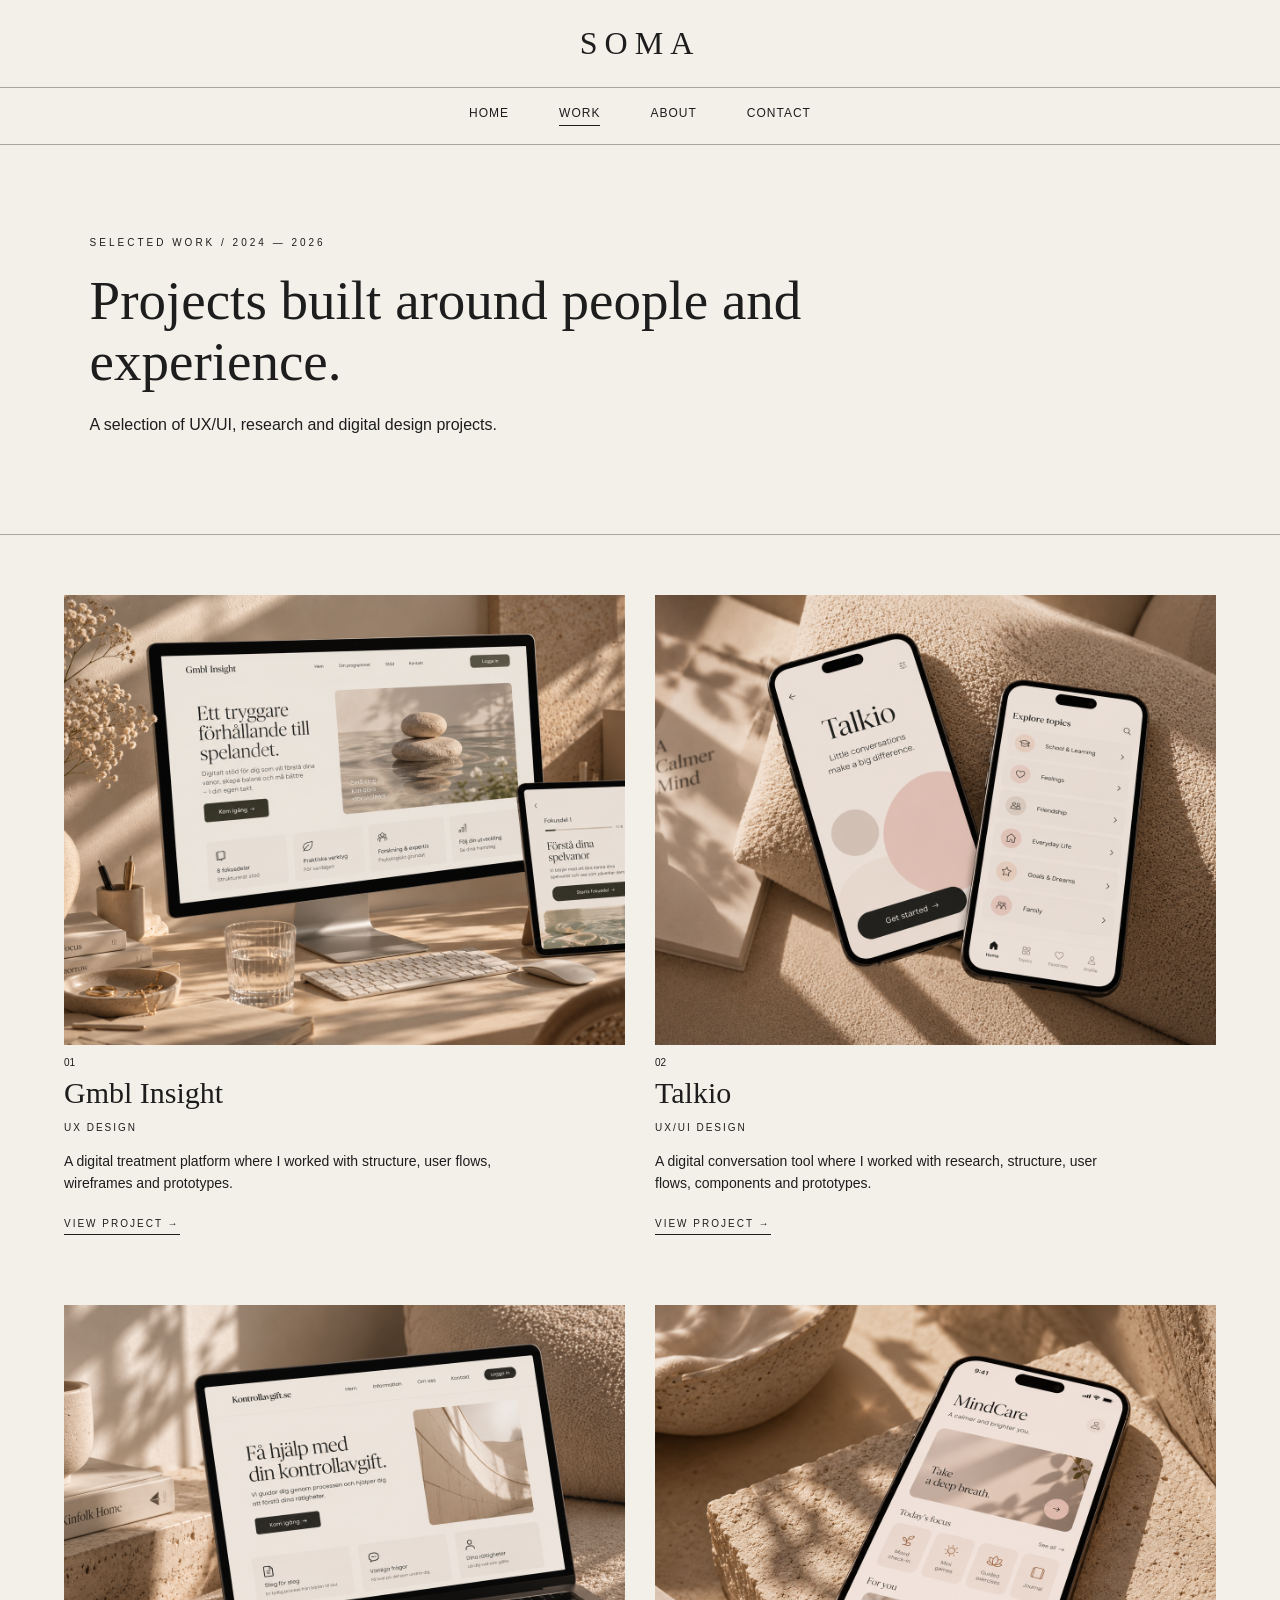
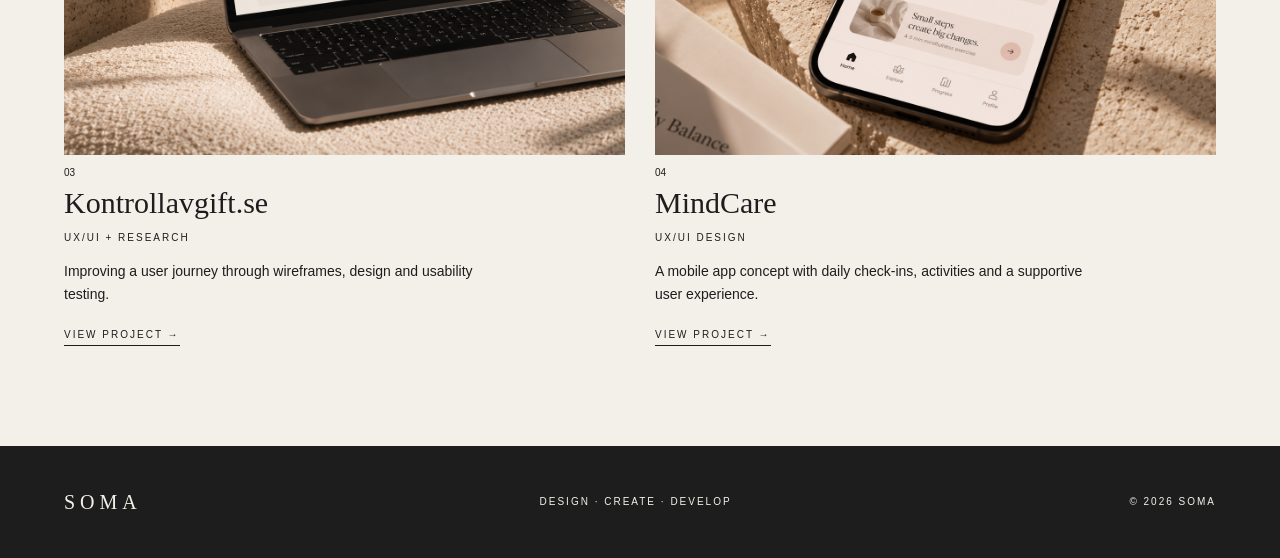
<file: Html/work.html>
<!DOCTYPE html>
<html lang="en">

<head>
    <meta charset="UTF-8">
    <meta name="viewport" content="width=device-width, initial-scale=1.0">

    <title>Work | Soma</title>

    <link rel="stylesheet" href="../styles/styles.css">
    <link rel="stylesheet" href="../styles/header.css">
    <link rel="stylesheet" href="../styles/footer.css">
    <link rel="stylesheet" href="../styles/work.css">
</head>

<body>

    <header class="header">

        <h1 class="header__title">
            SOMA
        </h1>

    </header>

    <nav class="menu">

        <div class="menu__item">
            <a href="../index.html">Home</a>
        </div>

        <div class="menu__item work__active">
            <a href="work.html">Work</a>
        </div>

        <div class="menu__item">
            <a href="about.html">About</a>
        </div>

        <div class="menu__item">
            <a href="contact.html">Contact</a>
        </div>

    </nav>

    <main class="main">

        <section class="work__header">

            <p class="work__smalltitle">
                SELECTED WORK / 2024 — 2026
            </p>

            <h2 class="work__title">
                Projects built around people and experience.
            </h2>

            <p class="work__description">
                A selection of UX/UI, research and
                digital design projects.
            </p>

        </section>

        <section class="work__projects">

            <div class="work__project">

                <img
                    src="../images/gmbl.png"
                    alt="Gmbl Insight project">

                <p class="work__number">
                    01
                </p>

                <h2>
                    Gmbl Insight
                </h2>

                <p class="work__category">
                    UX DESIGN
                </p>

                <p class="work__text">
                    A digital treatment platform where I worked
                    with structure, user flows, wireframes and
                    prototypes.
                </p>

                <a href="gmbl.html" class="work__link">
                    VIEW PROJECT →
                </a>

            </div>

            <div class="work__project">

                <img
                    src="../images/talkio.jpg"
                    alt="Talkio project">

                <p class="work__number">
                    02
                </p>

                <h2>
                    Talkio
                </h2>

                <p class="work__category">
                    UX/UI DESIGN
                </p>

                <p class="work__text">
                    A digital conversation tool where I worked
                    with research, structure, user flows,
                    components and prototypes.
                </p>

                <a href="talkio.html" class="work__link">
                    VIEW PROJECT →
                </a>

            </div>

            <div class="work__project">

                <img
                    src="../images/kontrollavgift.png"
                    alt="Kontrollavgift project">

                <p class="work__number">
                    03
                </p>

                <h2>
                    Kontrollavgift.se
                </h2>

                <p class="work__category">
                    UX/UI + RESEARCH
                </p>

                <p class="work__text">
                    Improving a user journey through
                    wireframes, design and usability testing.
                </p>

                <a href="kontrollavgift.html" class="work__link">
                    VIEW PROJECT →
                </a>

            </div>

            <div class="work__project">

                <img
                    src="../images/mindcare.png"
                    alt="MindCare project">

                <p class="work__number">
                    04
                </p>

                <h2>
                    MindCare
                </h2>

                <p class="work__category">
                    UX/UI DESIGN
                </p>

                <p class="work__text">
                    A mobile app concept with daily check-ins,
                    activities and a supportive user experience.
                </p>

                <a href="mindcare.html" class="work__link">
                    VIEW PROJECT →
                </a>

            </div>

        </section>

    </main>

    <footer class="footer">

        <p class="footer__title">
            SOMA
        </p>

        <p class="footer__text">
            DESIGN · CREATE · DEVELOP
        </p>

        <p class="footer__text">
            &copy; 2026 SOMA
        </p>

    </footer>

</body>

</html>
</file>
<file: styles/styles.css>
* {
    box-sizing: border-box;
}

body {
    margin: 0;
    background-color: #f3f0e9;
    color: #1d1d1d;
    font-family: Arial, Helvetica, sans-serif;
}

.main {
    width: 100%;
}

img {
    width: 100%;
    height: auto;
    display: block;
}

a {
    color: #1d1d1d;
    text-decoration: none;
}

p {
    line-height: 1.6;
}
.home__aboutimage img {
    height: 450px;
    object-fit: cover;
    border-radius: 20px;
}
</file>
<file: styles/header.css>
.header {
    padding: 25px 5%;
    text-align: center;
    border-bottom: 1px solid #aaa59d;
}

.header__title {
    margin: 0;
    font-family: Georgia, serif;
    font-size: 32px;
    font-weight: normal;
    letter-spacing: 7px;
}

.menu {
    display: flex;
    justify-content: center;
    gap: 50px;
    padding: 18px;
    border-bottom: 1px solid #aaa59d;
}

.menu__item {
    padding-bottom: 5px;
    font-size: 12px;
    text-transform: uppercase;
    letter-spacing: 1px;
}

.menu__item a:hover {
    color: #8b7568;
}

.home__active,
.work__active,
.about__active,
.contact__active {
    border-bottom: 1px solid #1d1d1d;
}

@media screen and (max-width: 700px) {

    .menu {
        gap: 18px;
    }

    .menu__item {
        font-size: 11px;
    }
}
</file>
<file: styles/footer.css>
.footer {
    display: flex;
    justify-content: space-between;
    align-items: center;
    padding: 40px 5%;
    background-color: #1d1d1d;
    color: #f3f0e9;
}

.footer__title {
    margin: 0;
    font-family: Georgia, serif;
    font-size: 20px;
    letter-spacing: 5px;
}

.footer__text {
    margin: 0;
    font-size: 10px;
    letter-spacing: 2px;
}

@media screen and (max-width: 700px) {

    .footer {
        flex-direction: column;
        gap: 15px;
        text-align: center;
    }
}
</file>
<file: styles/home.css>
.home {
    display: flex;
    gap: 50px;
    min-height: 650px;
    padding: 60px 7%;
    border-bottom: 1px solid #aaa59d;
}

.home__text {
    width: 45%;
    padding-top: 60px;
}

.home__smalltitle {
    font-size: 10px;
    letter-spacing: 3px;
}

.home__title {
    margin: 20px 0 30px;
    font-family: Georgia, serif;
    font-size: 65px;
    font-weight: normal;
    line-height: 1;
}

.home__description {
    max-width: 430px;
    font-size: 15px;
}

.home__link {
    display: inline-block;
    margin-top: 25px;
    padding-bottom: 5px;
    border-bottom: 1px solid #1d1d1d;
    font-size: 10px;
    letter-spacing: 2px;
}

.home__link:hover {
    color: #8b7568;
    border-bottom: 1px solid #8b7568;
}

.home__images {
    display: flex;
    width: 55%;
    gap: 15px;
}

.home__bigimage {
    width: 70%;
    object-fit: cover;
}

.home__smallimage {
    width: 30%;
    height: 300px;
    margin-top: 80px;
    object-fit: cover;
}

.selected {
    padding: 70px 5% 100px;
}

.selected__smalltitle {
    font-size: 10px;
    letter-spacing: 3px;
}

.selected__title {
    margin-bottom: 40px;
    font-family: Georgia, serif;
    font-size: 40px;
    font-weight: normal;
}

.selected__projects {
    display: grid;
    grid-template-columns: 1fr 1fr 1fr;
    gap: 25px;
}

.project img {
    height: 350px;
    object-fit: cover;
}

.project__number {
    margin-bottom: 5px;
    font-size: 10px;
}

.project__title {
    margin: 0;
    font-family: Georgia, serif;
    font-size: 23px;
    font-weight: normal;
}

.project__text {
    margin-top: 8px;
    font-size: 10px;
    letter-spacing: 2px;
}

.home__contact {
    padding: 60px 25px;
    text-align: center;
    color: white;
    background-image:
        linear-gradient(rgba(29, 29, 29, 0.55), rgba(29, 29, 29, 0.55)),
        url("../images/hero-small.png");
    background-size: cover;
    background-position: center;
    border-top: 1px solid #aaa59d;
    border-bottom: 1px solid #aaa59d;
}

.home__contactsmall {
    font-size: 9px;
    letter-spacing: 3px;
}

.home__contact h2 {
    margin: 15px 0;
    font-family: Georgia, serif;
    font-size: 38px;
    font-weight: normal;
    font-style: italic;
}

.home__contact a {
    color: white;
    font-size: 10px;
    letter-spacing: 2px;
}

.home__about {
    display: flex;
    gap: 70px;
    padding: 70px 7%;
}

.home__aboutimage {
    width: 50%;
}

.home__aboutimage img {
    height: 450px;
    object-fit: cover;
}

.home__abouttext {
    width: 50%;
    padding-top: 50px;
}

.home__abouttext h2 {
    font-family: Georgia, serif;
    font-size: 45px;
    font-weight: normal;
}

.home__abouttext p {
    max-width: 450px;
}

@media screen and (max-width: 700px) {

    .home {
        flex-direction: column;
        min-height: auto;
        padding: 40px 25px;
    }

    .home__text {
        width: 100%;
        padding-top: 20px;
    }

    .home__title {
        font-size: 45px;
    }

    .home__images {
        width: 100%;
    }

    .home__bigimage {
        height: 400px;
    }

    .home__smallimage {
        height: 200px;
    }

    .selected {
        padding: 60px 25px;
    }

    .selected__projects {
        grid-template-columns: 1fr;
    }

    .project img {
        height: 400px;
    }

    .home__about {
        flex-direction: column;
        gap: 30px;
        padding: 50px 25px;
    }

    .home__aboutimage,
    .home__abouttext {
        width: 100%;
    }

    .home__aboutimage img {
        height: 450px;
    }

    .home__abouttext {
        padding-top: 0;
    }
}
</file>
<file: styles/about.css>
.about {
    display: flex;
    gap: 70px;
    padding: 70px 8%;
}

.about__image {
    width: 50%;
}

.about__image img {
    width: 100%;
    height: 650px;
    object-fit: cover;
}

.about__text {
    width: 50%;
    padding-top: 40px;
}

.about__smalltitle {
    font-size: 10px;
    letter-spacing: 3px;
}

.about__title {
    margin: 20px 0;
    font-family: Georgia, serif;
    font-size: 55px;
    font-weight: normal;
}

.about__bigtext {
    max-width: 500px;
    font-family: Georgia, serif;
    font-size: 22px;
}

.about__description {
    max-width: 500px;
    font-size: 15px;
}

.about__skills {
    display: flex;
    gap: 80px;
    margin-top: 40px;
    padding-top: 30px;
    border-top: 1px solid #aaa59d;
}

.about__skill h3 {
    font-size: 10px;
    letter-spacing: 2px;
}

.about__skill p {
    font-size: 13px;
    line-height: 1.8;
}

@media screen and (max-width: 700px) {

    .about {
        flex-direction: column;
        gap: 35px;
        padding: 40px 25px;
    }

    .about__image {
        width: 100%;
    }

    .about__image img {
        width: 100%;
        height: 450px;
        object-fit: cover;
    }

    .about__text {
        width: 100%;
        padding-top: 0;
    }

    .about__title {
        font-size: 42px;
    }

    .about__bigtext {
        font-size: 20px;
    }

    .about__skills {
        gap: 40px;
    }
}.about__image img {
    width: 100%;
    height: 650px;
    object-fit: cover;
    border-radius: 20px;
}
</file>
<file: styles/contact.css>
.contact {
    display: flex;
    gap: 80px;
    min-height: 650px;
    padding: 70px 8%;
}

.contact__text {
    width: 50%;
}

.contact__smalltitle {
    font-size: 10px;
    letter-spacing: 3px;
}

.contact__title {
    max-width: 500px;
    margin: 20px 0;
    font-family: Georgia, serif;
    font-size: 55px;
    font-weight: normal;
    line-height: 1.1;
}

.contact__description {
    max-width: 400px;
}

.contact__text img {
    height: 250px;
    margin-top: 35px;
    object-fit: cover;
}

.contact__form {
    display: flex;
    width: 50%;
    flex-direction: column;
    justify-content: center;
}

.contact__form label {
    margin-top: 25px;
    margin-bottom: 10px;
    font-size: 10px;
    letter-spacing: 2px;
}

.contact__form input,
.contact__form textarea {
    padding: 15px 5px;
    background-color: transparent;
    border: none;
    border-bottom: 1px solid #777;
    font-family: Arial, Helvetica, sans-serif;
    font-size: 14px;
}

.contact__form textarea {
    height: 150px;
    resize: vertical;
}

.contact__form button {
    width: 170px;
    margin-top: 30px;
    padding: 15px;
    background-color: #1d1d1d;
    color: white;
    border: 1px solid #1d1d1d;
    font-size: 10px;
    letter-spacing: 1px;
    cursor: pointer;
}

.contact__form button:hover {
    background-color: #f3f0e9;
    color: #1d1d1d;
}

@media screen and (max-width: 700px) {

    .contact {
        flex-direction: column;
        padding: 50px 25px;
    }

    .contact__text,
    .contact__form {
        width: 100%;
    }

    .contact__title {
        font-size: 42px;
    }
}
</file>
<file: styles/project.css>
.project__intro {
    padding: 90px 8% 70px;
    text-align: center;
}

.project__smalltitle {
    font-size: 10px;
    letter-spacing: 3px;
}

.project__mainTitle {
    margin: 20px 0;
    font-family: Georgia, serif;
    font-size: 75px;
    font-weight: normal;
}

.project__introText {
    max-width: 600px;
    margin: auto;
    font-family: Georgia, serif;
    font-size: 22px;
}

.project__hero {
    width: 90%;
    margin: auto;
}

.project__hero img {
    height: 650px;
    object-fit: cover;
}

.project__information {
    display: flex;
    gap: 80px;
    padding: 80px 8%;
}

.project__details {
    display: flex;
    width: 45%;
    gap: 60px;
}

.project__details h3 {
    font-size: 9px;
    letter-spacing: 2px;
}

.project__details p {
    font-size: 13px;
}

.project__overview {
    width: 55%;
}

.project__overview h2 {
    max-width: 600px;
    font-family: Georgia, serif;
    font-size: 40px;
    font-weight: normal;
}

.project__overview p {
    max-width: 600px;
}

.project__section {
    padding: 90px 20%;
    text-align: center;
}

.project__section h2 {
    max-width: 700px;
    margin: 20px auto 30px;
    font-family: Georgia, serif;
    font-size: 45px;
    font-weight: normal;
}

.project__section p {
    max-width: 700px;
    margin: 15px auto;
}

.project__twocolumn {
    display: flex;
    gap: 100px;
    padding: 100px 10%;
    border-top: 1px solid #aaa59d;
}

.project__twocolumn div {
    width: 50%;
}

.project__twocolumn h2 {
    font-family: Georgia, serif;
    font-size: 40px;
    font-weight: normal;
}

.project__twocolumn p {
    max-width: 500px;
}

.project__beige {
    background-color: #ddd5ca;
}

.project__next {
    padding: 90px 8%;
    text-align: center;
    border-top: 1px solid #aaa59d;
}

.project__next p {
    font-size: 9px;
    letter-spacing: 3px;
}

.project__next a {
    font-family: Georgia, serif;
    font-size: 45px;
}

.project__next a:hover {
    color: #8b7568;
}

@media screen and (max-width: 700px) {

    .project__intro {
        padding: 60px 25px;
    }

    .project__mainTitle {
        font-size: 50px;
    }

    .project__introText {
        font-size: 18px;
    }

    .project__hero {
        width: 100%;
    }

    .project__hero img {
        height: 400px;
    }

    .project__information {
        flex-direction: column;
        gap: 40px;
        padding: 60px 25px;
    }

    .project__details {
        width: 100%;
        gap: 30px;
    }

    .project__overview {
        width: 100%;
    }

    .project__overview h2 {
        font-size: 35px;
    }

    .project__section {
        padding: 70px 25px;
    }

    .project__section h2 {
        font-size: 35px;
    }

    .project__twocolumn {
        flex-direction: column;
        gap: 20px;
        padding: 70px 25px;
    }

    .project__twocolumn div {
        width: 100%;
    }

    .project__twocolumn h2 {
        font-size: 35px;
    }

    .project__next {
        padding: 70px 25px;
    }

    .project__next a {
        font-size: 35px;
    }
}
</file>
<file: styles/work.css>
.work__header {
    padding: 80px 7%;
    border-bottom: 1px solid #aaa59d;
}

.work__smalltitle {
    font-size: 10px;
    letter-spacing: 3px;
}

.work__title {
    max-width: 750px;
    margin: 20px 0;
    font-family: Georgia, serif;
    font-size: 55px;
    font-weight: normal;
    line-height: 1.1;
}

.work__description {
    max-width: 500px;
}

.work__projects {
    display: grid;
    grid-template-columns: 1fr 1fr;
    gap: 70px 30px;
    padding: 60px 5% 100px;
}

.work__project img {
    width: 100%;
    height: 450px;
    object-fit: cover;
}

.work__number {
    margin-bottom: 5px;
    font-size: 10px;
}

.work__project h2 {
    margin: 0;
    font-family: Georgia, serif;
    font-size: 30px;
    font-weight: normal;
}

.work__category {
    font-size: 10px;
    letter-spacing: 2px;
}

.work__text {
    max-width: 450px;
    font-size: 14px;
}

.work__link {
    display: inline-block;
    margin-top: 10px;
    padding-bottom: 5px;
    border-bottom: 1px solid #1d1d1d;
    font-size: 10px;
    letter-spacing: 2px;
}

.work__link:hover {
    color: #8b7568;
    border-bottom: 1px solid #8b7568;
}

@media screen and (max-width: 700px) {

    .work__header {
        padding: 60px 25px;
    }

    .work__title {
        font-size: 40px;
    }

    .work__projects {
        grid-template-columns: 1fr;
        padding: 40px 25px 70px;
    }

    .work__project img {
        height: 400px;
    }
}
</file>
